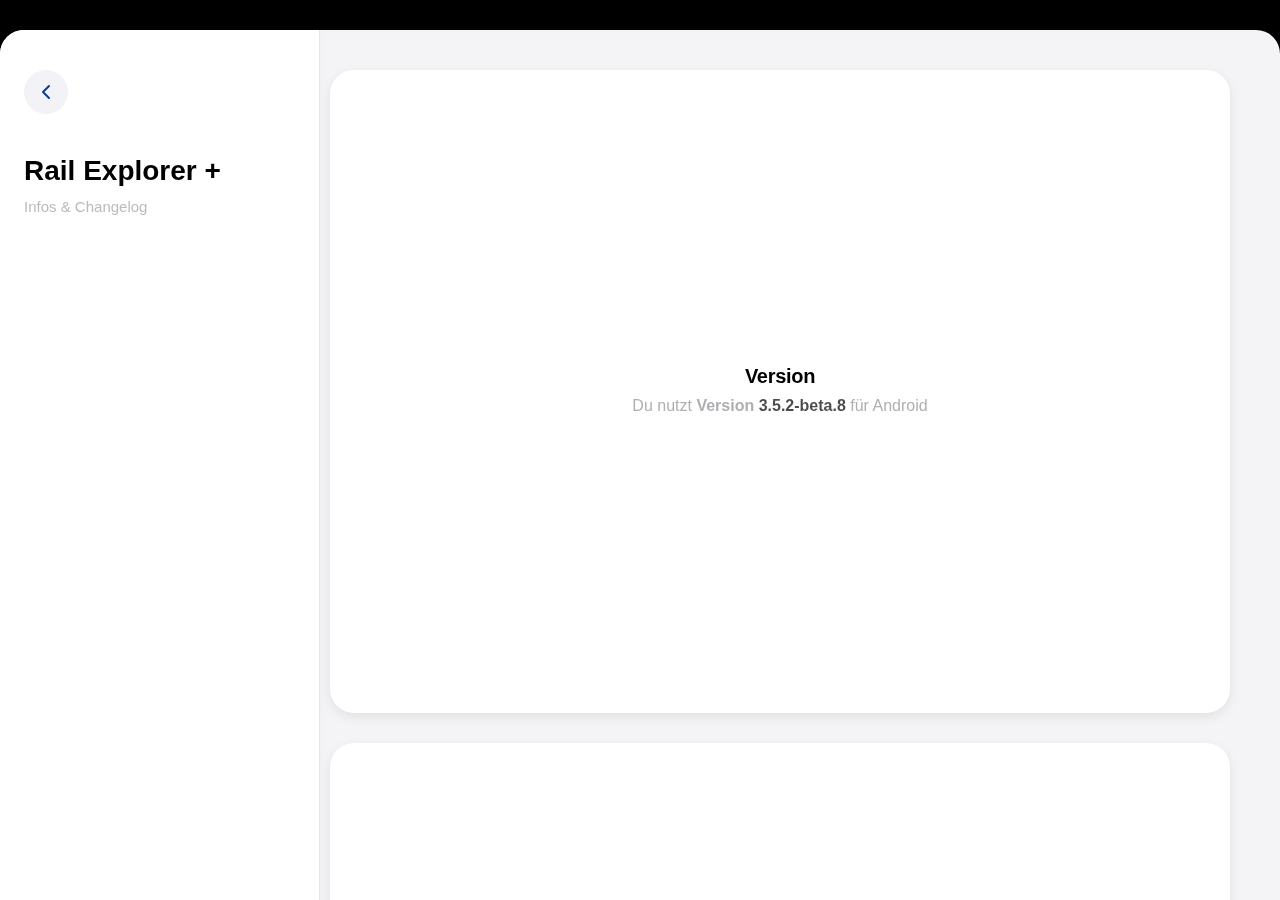
<file: www/changelog.html>
<!DOCTYPE html>
<html lang="de">

<head>
  <meta charset="UTF-8" />
  <meta name="viewport" content="width=device-width, initial-scale=1.0" />
  <meta name="theme-color" content="#000000">
  <meta name="apple-mobile-web-app-status-bar-style" content="black">
  <title>Rail Explorer</title>
  <link rel="stylesheet" href="data/styles/dashboard.css">
  <link rel="stylesheet" href="data/styles/global-theme.css">
</head>

<body class="no-layout-change">

  <div class="app">

    <!-- Header -->
    <header class="header">
      <a href="index.html" class="back-icon">
        <svg xmlns="http://www.w3.org/2000/svg" width="24" height="24" viewBox="0 0 24 24" fill="none" stroke="currentColor" stroke-width="2" stroke-linecap="round" stroke-linejoin="round"><path d="M15 18l-6-6 6-6"/></svg>
      </a>
      <h1>Rail Explorer +</h1>
      <p>Infos &amp; Changelog</p>
    </header>

    <!-- Content -->
    <main class="content">
      <div class="dashboard-grid">
        <div class="card nav-card full-width">
          <h3>Version</h3>
          <p>Du nutzt <strong>Version <span class="app-version"></span></strong> für Android</p>
        </div>

        <div class="card nav-card full-width">
          <h3>Nutzer-Status</h3>
          <p>Du bist <strong>Premium-Member</strong></p>
        </div>

        <div style="display: none;" class="card nav-card full-width">
          <h3>App-Update</h3>
          <p>Du musst nix tun, die App ist immer automatisch auf dem neuesten Stand</p>
        </div>

        <a style="display: none;" href="https://median.co/share/pwxqrdx#apk" class="card nav-card full-width">
          <h3>Android-App</h3>
          <p>Hier kannst du die Android-App herunterladen</p>
        </a>

        <a href="mailto:info@flowwebdesign.de" class="card nav-card full-width">
          <h3>Kontakt</h3>
          <p>Kontaktiere den Entwickler</p>
        </a>
      </div>

    </main>

  </div>

  <script src="data/scripts/theme-manager.js"></script>
</body>

</html>
</file>
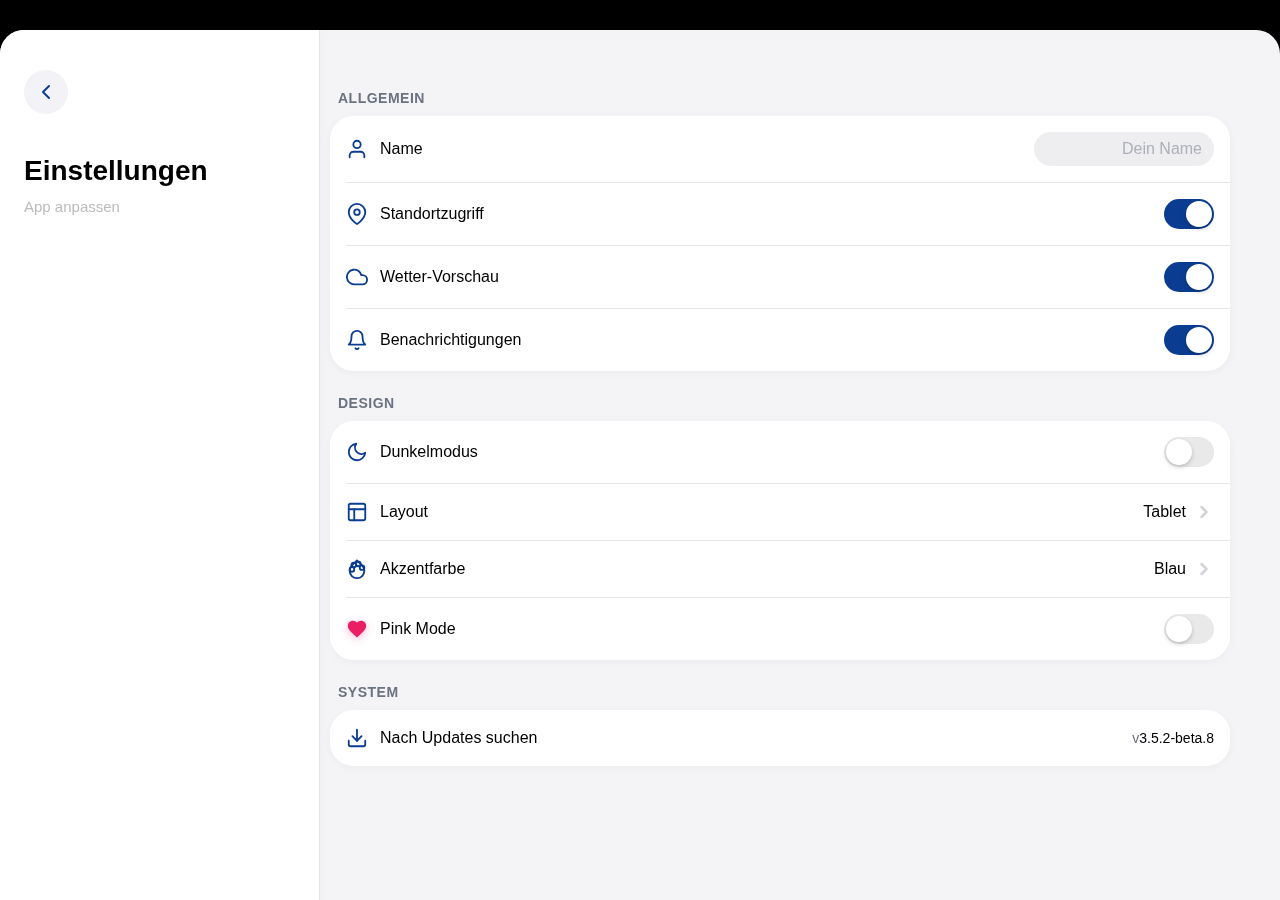
<file: www/settings.html>
<!DOCTYPE html>
<html lang="de">
<head>
    <meta charset="UTF-8">
    <meta name="viewport" content="width=device-width, initial-scale=1.0, viewport-fit=cover">
    <meta name="theme-color" content="#000000">
    <meta name="apple-mobile-web-app-status-bar-style" content="black">
    <title>Einstellungen</title>
    <link rel="stylesheet" href="data/styles/dashboard.css">
    <link rel="stylesheet" href="data/styles/global-theme.css">
    <style>
        /* Modern Settings List Style */
        .settings-group {
            background: var(--card-background);
            border-radius: var(--card-radius);
            overflow: hidden;
            margin-bottom: 24px;
            box-shadow: 0 2px 8px rgba(0,0,0,0.04);
        }
        .settings-item {
            display: flex;
            justify-content: space-between;
            align-items: center;
            padding: 16px;
            background: var(--card-background);
            transition: background-color 0.2s;
            min-height: 56px;
            cursor: default;
        }
        .settings-item.is-button { cursor: pointer; }
        .settings-item.is-button:active { background-color: var(--border-color); }
        
        .settings-divider {
            height: 1px;
            background-color: var(--border-color);
            margin-left: 16px;
        }
        
        .settings-label { font-size: 16px; font-weight: 500; color: var(--text-color); }
        .settings-input {
            border: none; text-align: right;
            font-size: 16px; color: var(--text-color); width: 180px;
            padding: 8px 12px; margin-left: auto; font-family: inherit;
        }
        .settings-input:focus { outline: none; opacity: 0.7; }
        .settings-input::placeholder { color: var(--secondary-text-color); opacity: 0.5; }
        
        .settings-value-row { display: flex; align-items: center; gap: 8px; color: var(--secondary-text-color); font-size: 16px; }
        .chevron { opacity: 0.3; width: 20px; height: 20px; }
        
        /* Icons in Settings */
        .settings-icon { width: 22px; height: 22px; color: var(--accent-color); margin-right: 12px; flex-shrink: 0; }
        .settings-label-wrap { display: flex; align-items: center; flex: 1; }
        
        /* Pink Mode Icon Special */
        .icon-pink { color: #e91e63; filter: drop-shadow(0 2px 4px rgba(233, 30, 99, 0.3)); }

        /* Switch */
        .switch { position: relative; display: inline-block; width: 50px; height: 30px; }
        .switch input { opacity: 0; width: 0; height: 0; }
        .slider { position: absolute; cursor: pointer; top: 0; left: 0; right: 0; bottom: 0; background-color: #e9e9ea; transition: .3s; border-radius: 34px; }
        body.dark-mode .slider { background-color: #39393d; }
        .slider:before { position: absolute; content: ""; height: 26px; width: 26px; left: 2px; bottom: 2px; background-color: white; transition: .3s; border-radius: 50%; box-shadow: 0 2px 4px rgba(0,0,0,0.2); }
        input:checked + .slider { background-color: var(--accent-color); }
        input:checked + .slider:before { transform: translateX(20px); }

        /* Popups */
        .popup-overlay {
            position: fixed; inset: 0; background: rgba(0,0,0,0.4); z-index: 1000;
            opacity: 0; pointer-events: none; transition: opacity 0.3s;
            backdrop-filter: blur(4px);
        }
        .popup-overlay.active { opacity: 1; pointer-events: auto; }
        
        .popup-content {
            position: fixed; left: 50%; bottom: 0; transform: translateX(-50%) translateY(100%);
            width: 100%; max-width: 600px;
            background: var(--card-background);
            border-radius: 24px 24px 0 0;
            padding: 24px; padding-bottom: max(24px, env(safe-area-inset-bottom));
            z-index: 1001; transition: transform 0.3s cubic-bezier(0.1, 0.9, 0.2, 1);
            display: flex; flex-direction: column; gap: 20px;
            max-height: 85vh; overflow-y: auto;
        }
        .popup-overlay.active .popup-content { transform: translateX(-50%) translateY(0); }
        
        .popup-header { display: flex; justify-content: space-between; align-items: center; margin-bottom: 5px; }
        .popup-title { font-size: 20px; font-weight: 700; margin: 0; }
        .popup-close { background: var(--button-secondary-bg); border: none; width: 32px; height: 32px; border-radius: 50%; display: flex; align-items: center; justify-content: center; cursor: pointer; color: var(--text-color); }

        /* Grid for Layout/Accent */
        .selection-grid { display: grid; grid-template-columns: 1fr 1fr; gap: 12px; }
        .selection-item {
            background: var(--background-color); padding: 16px; border-radius: 16px;
            text-align: center; cursor: pointer; border: 2px solid transparent;
            display: flex; flex-direction: column; align-items: center; justify-content: center; gap: 8px;
            font-weight: 600; font-size: 15px;
        }
        .selection-item.active { border-color: var(--accent-color); background: var(--card-background); color: var(--accent-color); box-shadow: 0 4px 12px rgba(0,0,0,0.05); }
        
        .color-dot { width: 32px; height: 32px; border-radius: 50%; display: block; }
        
        h3 { margin: 20px 0 10px 8px; font-size: 14px; text-transform: uppercase; color: var(--secondary-text-color); letter-spacing: 0.5px; }

        @media (max-width: 767px) {
            #btn-tablet { display: none !important; }
        }

        @media (min-width: 768px) {
            .popup-content { 
                bottom: 50%; transform: translate(-50%, 50%) scale(0.95); 
                border-radius: 24px; opacity: 0; pointer-events: none;
            }
            .popup-overlay.active .popup-content { 
                transform: translate(-50%, 50%) scale(1); opacity: 1; pointer-events: auto;
            }
        }
    </style>
</head>
<body class="no-layout-change" style="position: fixed; width: 100%; height: 100%; overflow: hidden; overscroll-behavior: none;">
    <div class="app">
        <header class="header">
            <a href="index.html" class="back-icon">
                <svg xmlns="http://www.w3.org/2000/svg" width="24" height="24" viewBox="0 0 24 24" fill="none" stroke="currentColor" stroke-width="2" stroke-linecap="round" stroke-linejoin="round"><path d="M15 18l-6-6 6-6"/></svg>
            </a>
            <h1>Einstellungen</h1>
            <p>App anpassen</p>
        </header>
        <main class="content">
            
            <h3>Allgemein</h3>
            <div class="settings-group">
                <div class="settings-item">
                    <div class="settings-label-wrap">
                        <svg class="settings-icon" xmlns="http://www.w3.org/2000/svg" viewBox="0 0 24 24" fill="none" stroke="currentColor" stroke-width="2" stroke-linecap="round" stroke-linejoin="round"><path d="M20 21v-2a4 4 0 0 0-4-4H8a4 4 0 0 0-4 4v2"></path><circle cx="12" cy="7" r="4"></circle></svg>
                        <span class="settings-label">Name</span>
                    </div>
                    <input type="text" id="username-input" class="settings-input" placeholder="Dein Name">
                </div>
                <div class="settings-divider"></div>
                <div class="settings-item">
                    <div class="settings-label-wrap">
                        <svg class="settings-icon" xmlns="http://www.w3.org/2000/svg" viewBox="0 0 24 24" fill="none" stroke="currentColor" stroke-width="2" stroke-linecap="round" stroke-linejoin="round"><path d="M21 10c0 7-9 13-9 13s-9-6-9-13a9 9 0 0 1 18 0z"></path><circle cx="12" cy="10" r="3"></circle></svg>
                        <span class="settings-label">Standortzugriff</span>
                    </div>
                    <label class="switch"><input type="checkbox" id="location-toggle"><span class="slider"></span></label>
                </div>
                <div class="settings-divider"></div>
                <div class="settings-item">
                    <div class="settings-label-wrap">
                        <svg class="settings-icon" xmlns="http://www.w3.org/2000/svg" viewBox="0 0 24 24" fill="none" stroke="currentColor" stroke-width="2" stroke-linecap="round" stroke-linejoin="round"><path d="M18 10h-1.26A8 8 0 1 0 9 20h9a5 5 0 0 0 0-10z"></path></svg>
                        <span class="settings-label">Wetter-Vorschau</span>
                    </div>
                    <label class="switch"><input type="checkbox" id="weather-toggle"><span class="slider"></span></label>
                </div>
                <div class="settings-divider"></div>
                <div class="settings-item">
                    <div class="settings-label-wrap">
                        <svg class="settings-icon" xmlns="http://www.w3.org/2000/svg" viewBox="0 0 24 24" fill="none" stroke="currentColor" stroke-width="2" stroke-linecap="round" stroke-linejoin="round"><path d="M18 8A6 6 0 0 0 6 8c0 7-3 9-3 9h18s-3-2-3-9"></path><path d="M13.73 21a2 2 0 0 1-3.46 0"></path></svg>
                        <span class="settings-label">Benachrichtigungen</span>
                    </div>
                    <label class="switch"><input type="checkbox" id="notifications-toggle"><span class="slider"></span></label>
                </div>
            </div>

            <h3>Design</h3>
            <div class="settings-group">
                <div class="settings-item">
                    <div class="settings-label-wrap">
                        <svg class="settings-icon" xmlns="http://www.w3.org/2000/svg" viewBox="0 0 24 24" fill="none" stroke="currentColor" stroke-width="2" stroke-linecap="round" stroke-linejoin="round"><path d="M21 12.79A9 9 0 1 1 11.21 3 7 7 0 0 0 21 12.79z"></path></svg>
                        <span class="settings-label">Dunkelmodus</span>
                    </div>
                    <label class="switch"><input type="checkbox" id="darkmode-toggle"><span class="slider"></span></label>
                </div>
                <div class="settings-divider"></div>
                <div class="settings-item is-button" id="layout-row" onclick="openPopup('layout-popup')">
                    <div class="settings-label-wrap">
                        <svg class="settings-icon" xmlns="http://www.w3.org/2000/svg" viewBox="0 0 24 24" fill="none" stroke="currentColor" stroke-width="2" stroke-linecap="round" stroke-linejoin="round"><rect x="3" y="3" width="18" height="18" rx="2" ry="2"></rect><line x1="3" y1="9" x2="21" y2="9"></line><line x1="9" y1="21" x2="9" y2="9"></line></svg>
                        <span class="settings-label">Layout</span>
                    </div>
                    <div class="settings-value-row">
                        <span id="layout-preview">Standard</span>
                        <svg class="chevron" xmlns="http://www.w3.org/2000/svg" viewBox="0 0 24 24" fill="none" stroke="currentColor" stroke-width="3" stroke-linecap="round" stroke-linejoin="round"><polyline points="9 18 15 12 9 6"></polyline></svg>
                    </div>
                </div>
                <div class="settings-divider" id="accent-divider"></div>
                <div class="settings-item is-button" id="accent-row" onclick="openPopup('accent-popup')">
                    <div class="settings-label-wrap">
                        <svg class="settings-icon" xmlns="http://www.w3.org/2000/svg" viewBox="0 0 24 24" fill="none" stroke="currentColor" stroke-width="2" stroke-linecap="round" stroke-linejoin="round"><circle cx="13.5" cy="6.5" r="2.5"></circle><circle cx="17.5" cy="10.5" r="2.5"></circle><circle cx="8.5" cy="7.5" r="2.5"></circle><circle cx="6.5" cy="12.5" r="2.5"></circle><path d="M12 2.69l5.66 5.66a8 8 0 1 1-11.31 0z"></path></svg>
                        <span class="settings-label">Akzentfarbe</span>
                    </div>
                    <div class="settings-value-row">
                        <span id="accent-preview">Blau</span>
                        <svg class="chevron" xmlns="http://www.w3.org/2000/svg" viewBox="0 0 24 24" fill="none" stroke="currentColor" stroke-width="3" stroke-linecap="round" stroke-linejoin="round"><polyline points="9 18 15 12 9 6"></polyline></svg>
                    </div>
                </div>
                <div class="settings-divider"></div>
                <div class="settings-item">
                    <div class="settings-label-wrap">
                        <svg class="settings-icon icon-pink" xmlns="http://www.w3.org/2000/svg" viewBox="0 0 24 24" fill="currentColor" stroke="none"><path d="M12 21.35l-1.45-1.32C5.4 15.36 2 12.28 2 8.5 2 5.42 4.42 3 7.5 3c1.74 0 3.41.81 4.5 2.09C13.09 3.81 14.76 3 16.5 3 19.58 3 22 5.42 22 8.5c0 3.78-3.4 6.86-8.55 11.54L12 21.35z"/></svg>
                        <span class="settings-label">Pink Mode</span>
                    </div>
                    <label class="switch"><input type="checkbox" id="pinkmode-toggle"><span class="slider"></span></label>
                </div>
            </div>

            <h3>System</h3>
            <div class="settings-group">
                <div style="display: none;" id="launcher-settings-placeholder"></div>
                <div class="settings-item is-button" id="update-check-btn" onclick="checkForOTAUpdates()">
                    <div class="settings-label-wrap">
                        <svg class="settings-icon" xmlns="http://www.w3.org/2000/svg" viewBox="0 0 24 24" fill="none" stroke="currentColor" stroke-width="2" stroke-linecap="round" stroke-linejoin="round"><path d="M21 15v4a2 2 0 0 1-2 2H5a2 2 0 0 1-2-2v-4"></path><polyline points="7 10 12 15 17 10"></polyline><line x1="12" y1="15" x2="12" y2="3"></line></svg>
                        <span class="settings-label">Nach Updates suchen</span>
                    </div>
                    <span style="color: var(--secondary-text-color); font-size: 14px;">v<span class="app-version"></span></span>
                </div>
            </div>

            <!-- Developer Section (Hidden by default) -->
            <h3 style="display: none;" id="dev-header">Entwickler</h3>
            <div class="settings-group" style="display: none;" id="dev-group">
                <div class="settings-item is-button" onclick="showDevConsole()">
                    <div class="settings-label-wrap">
                        <svg class="settings-icon" xmlns="http://www.w3.org/2000/svg" viewBox="0 0 24 24" fill="none" stroke="currentColor" stroke-width="2" stroke-linecap="round" stroke-linejoin="round"><path d="M4 17l6-6-6-6"></path><path d="M12 19h8"></path></svg>
                        <span class="settings-label">Fehlerkonsole</span>
                    </div>
                    <svg class="chevron" xmlns="http://www.w3.org/2000/svg" viewBox="0 0 24 24" fill="none" stroke="currentColor" stroke-width="3" stroke-linecap="round" stroke-linejoin="round"><polyline points="9 18 15 12 9 6"></polyline></svg>
                </div>
                <div class="settings-divider"></div>
                <div class="settings-item is-button" onclick="showLocalStorage()">
                    <div class="settings-label-wrap">
                        <svg class="settings-icon" xmlns="http://www.w3.org/2000/svg" viewBox="0 0 24 24" fill="none" stroke="currentColor" stroke-width="2" stroke-linecap="round" stroke-linejoin="round"><path d="M14 2H6a2 2 0 0 0-2 2v16a2 2 0 0 0 2 2h12a2 2 0 0 0 2-2V8z"></path><polyline points="14 2 14 8 20 8"></polyline><line x1="16" y1="13" x2="8" y2="13"></line><line x1="16" y1="17" x2="8" y2="17"></line><polyline points="10 9 9 9 8 9"></polyline></svg>
                        <span class="settings-label">Speicher inspizieren</span>
                    </div>
                </div>
                <div class="settings-divider"></div>
                <div class="settings-item is-button" onclick="showNotification('Test-Nachricht', 'Das ist eine Benachrichtigung von oben!', null)">
                    <div class="settings-label-wrap">
                        <svg class="settings-icon" xmlns="http://www.w3.org/2000/svg" viewBox="0 0 24 24" fill="none" stroke="currentColor" stroke-width="2" stroke-linecap="round" stroke-linejoin="round"><path d="M18 8A6 6 0 0 0 6 8c0 7-3 9-3 9h18s-3-2-3-9"></path><path d="M13.73 21a2 2 0 0 1-3.46 0"></path></svg>
                        <span class="settings-label">Benachrichtigung testen</span>
                    </div>
                </div>
                <div class="settings-divider"></div>
                <div class="settings-item is-button" onclick="testSplash()">
                    <div class="settings-label-wrap">
                        <svg class="settings-icon" xmlns="http://www.w3.org/2000/svg" viewBox="0 0 24 24" fill="none" stroke="currentColor" stroke-width="2" stroke-linecap="round" stroke-linejoin="round"><polygon points="13 2 3 14 12 14 11 22 21 10 12 10 13 2"></polygon></svg>
                        <span class="settings-label">Splash Screen testen</span>
                    </div>
                </div>
                <div class="settings-divider"></div>
                <div class="settings-item is-button" onclick="simulateUpdate()">
                    <div class="settings-label-wrap">
                        <svg class="settings-icon" xmlns="http://www.w3.org/2000/svg" viewBox="0 0 24 24" fill="none" stroke="currentColor" stroke-width="2" stroke-linecap="round" stroke-linejoin="round"><path d="M21 15v4a2 2 0 0 1-2 2H5a2 2 0 0 1-2-2v-4"></path><polyline points="7 10 12 15 17 10"></polyline><line x1="12" y1="15" x2="12" y2="3"></line></svg>
                        <span class="settings-label">Update simulieren</span>
                    </div>
                </div>
                <div class="settings-divider"></div>
                <div class="settings-item is-button" onclick="showDeviceInfo()">
                    <div class="settings-label-wrap">
                        <svg class="settings-icon" xmlns="http://www.w3.org/2000/svg" viewBox="0 0 24 24" fill="none" stroke="currentColor" stroke-width="2" stroke-linecap="round" stroke-linejoin="round"><rect x="5" y="2" width="14" height="20" rx="2" ry="2"></rect><line x1="12" y1="18" x2="12.01" y2="18"></line></svg>
                        <span class="settings-label">Geräte-Infos</span>
                    </div>
                </div>
                <div class="settings-divider"></div>
                <div class="settings-item is-button" onclick="resetApp()" style="color: #ff3b30;">
                    <div class="settings-label-wrap">
                        <svg class="settings-icon" style="color: #ff3b30;" xmlns="http://www.w3.org/2000/svg" viewBox="0 0 24 24" fill="none" stroke="currentColor" stroke-width="2" stroke-linecap="round" stroke-linejoin="round"><polyline points="3 6 5 6 21 6"></polyline><path d="M19 6v14a2 2 0 0 1-2 2H7a2 2 0 0 1-2-2V6m3 0V4a2 2 0 0 1 2-2h4a2 2 0 0 1 2 2v2"></path></svg>
                        <span class="settings-label">App zurücksetzen</span>
                    </div>
                </div>
                <div class="settings-divider"></div>
                <div class="settings-item is-button" onclick="resetUpdates()" style="color: #ff9500;">
                    <div class="settings-label-wrap">
                        <svg class="settings-icon" style="color: #ff9500;" xmlns="http://www.w3.org/2000/svg" viewBox="0 0 24 24" fill="none" stroke="currentColor" stroke-width="2" stroke-linecap="round" stroke-linejoin="round"><path d="M3 6h18"/><path d="M19 6v14c0 1-1 2-2 2H7c-1 0-2-1-2-2V6"/><path d="M8 6V4c0-1 1-2 2-2h4c1 0 2 1 2 2v2"/></svg>
                        <span class="settings-label">Updates löschen (Speicher)</span>
                    </div>
                </div>
                <div class="settings-divider"></div>
                <div class="settings-item is-button" onclick="setDevMode(false)">
                    <div class="settings-label-wrap">
                        <svg class="settings-icon" xmlns="http://www.w3.org/2000/svg" viewBox="0 0 24 24" fill="none" stroke="currentColor" stroke-width="2" stroke-linecap="round" stroke-linejoin="round"><path d="M17.94 17.94A10.07 10.07 0 0 1 12 20c-7 0-11-8-11-8a18.45 18.45 0 0 1 5.06-5.94M9.9 4.24A9.12 9.12 0 0 1 12 4c7 0 11 8 11 8a18.5 18.5 0 0 1-2.16 3.19m-6.72-1.07a3 3 0 1 1-4.24-4.24"></path><line x1="1" y1="1" x2="23" y2="23"></line></svg>
                        <span class="settings-label">Dev-Modus deaktivieren</span>
                    </div>
                    <svg class="chevron" xmlns="http://www.w3.org/2000/svg" viewBox="0 0 24 24" fill="none" stroke="currentColor" stroke-width="3" stroke-linecap="round" stroke-linejoin="round"><polyline points="9 18 15 12 9 6"></polyline></svg>
                </div>
            </div>
        </main>
    </div>

    <!-- Popups -->
    <div id="popup-overlay" class="popup-overlay"></div>

    <!-- Layout Popup -->
    <div id="layout-popup" class="popup-content">
        <div class="popup-header">
            <h2 class="popup-title">Layout wählen</h2>
            <button class="popup-close" onclick="closeAllPopups()">✕</button>
        </div>
        <div class="selection-grid">
            <div class="selection-item" onclick="selectDesign('standard')" id="btn-standard">Standard</div>
            <div class="selection-item" onclick="selectDesign('list')" id="btn-list">Liste</div>
            <div class="selection-item" onclick="selectDesign('tiles')" id="btn-tiles">Kacheln</div>
            <div class="selection-item" onclick="selectDesign('focus')" id="btn-focus">Fokus</div>
            <div class="selection-item" onclick="selectDesign('glass')" id="btn-glass">Glass</div>
            <div class="selection-item" onclick="selectDesign('bubble')" id="btn-bubble">Bubble</div>
            <div class="selection-item" onclick="selectDesign('3d')" id="btn-3d">3D</div>
            <div class="selection-item" onclick="selectDesign('tablet')" id="btn-tablet" style="grid-column: 1 / -1;">Tablet (Breit)</div>
        </div>
    </div>

    <!-- Accent Popup -->
    <div id="accent-popup" class="popup-content">
        <div class="popup-header">
            <h2 class="popup-title">Akzentfarbe</h2>
            <button class="popup-close" onclick="closeAllPopups()">✕</button>
        </div>
        <div class="selection-grid" style="grid-template-columns: repeat(4, 1fr);">
            <div class="selection-item" onclick="selectAccent('blue')" id="acc-blue"><span class="color-dot" style="background:#0a3d91"></span>Blau</div>
            <div class="selection-item" onclick="selectAccent('red')" id="acc-red"><span class="color-dot" style="background:#ec0016"></span>Rot</div>
            <div class="selection-item" onclick="selectAccent('green')" id="acc-green"><span class="color-dot" style="background:#27ae60"></span>Grün</div>
            <div class="selection-item" onclick="selectAccent('orange')" id="acc-orange"><span class="color-dot" style="background:#e67e22"></span>Orange</div>
            <div class="selection-item" onclick="selectAccent('purple')" id="acc-purple"><span class="color-dot" style="background:#8e44ad"></span>Lila</div>
            <div class="selection-item" onclick="selectAccent('pink')" id="acc-pink"><span class="color-dot" style="background:#e91e63"></span>Pink</div>
            <div class="selection-item" onclick="selectAccent('teal')" id="acc-teal"><span class="color-dot" style="background:#009688"></span>Türkis</div>
            <div class="selection-item" onclick="selectAccent('yellow')" id="acc-yellow"><span class="color-dot" style="background:#fbc02d"></span>Gelb</div>
            <div class="selection-item" onclick="selectAccent('indigo')" id="acc-indigo"><span class="color-dot" style="background:#3f51b5"></span>Indigo</div>
            <div class="selection-item" onclick="selectAccent('brown')" id="acc-brown"><span class="color-dot" style="background:#795548"></span>Braun</div>
        </div>
    </div>

    <!-- Generic Message Popup -->
    <div id="message-popup" class="popup-content" style="max-height: auto;">
        <div class="popup-header">
            <h2 class="popup-title" id="msg-title">Nachricht</h2>
            <button class="popup-close" onclick="closeAllPopups()">✕</button>
        </div>
        <p id="msg-body" style="font-size: 16px; line-height: 1.5; color: var(--text-color); margin: 10px 0 20px 0; white-space: pre-wrap;"></p>
        <div id="msg-actions" style="display: flex; flex-direction: column; gap: 10px;">
            <button id="msg-action-btn" style="width: 100%; padding: 16px; background: var(--accent-color); color: white; border: none; border-radius: 14px; font-weight: 600; font-size: 16px; display: none;">Aktion</button>
            <button id="msg-close-btn" onclick="closeAllPopups()" style="width: 100%; padding: 16px; background: var(--button-secondary-bg); color: var(--text-color); border: none; border-radius: 14px; font-weight: 600; font-size: 16px;">Schließen</button>
        </div>
    </div>

    <script src="data/scripts/theme-manager.js"></script>
    <script>
        const settings = getSettings();
        
        // Helper für sicheren Zugriff (verhindert Abstürze bei fehlenden IDs)
        const setChecked = (id, val) => { const el = document.getElementById(id); if(el) el.checked = val; };
        const setValue = (id, val) => { const el = document.getElementById(id); if(el) el.value = val; };
        const addListener = (id, event, cb) => { const el = document.getElementById(id); if(el) el.addEventListener(event, cb); };

        setChecked('darkmode-toggle', settings.darkMode);
        setChecked('pinkmode-toggle', settings.pinkMode);
        setChecked('location-toggle', settings.locationEnabled);
        setChecked('weather-toggle', settings.weatherEnabled);
        setChecked('notifications-toggle', settings.notificationsEnabled);
        setValue('username-input', settings.username);
        
        // Dev Mode Initial State
        const devHeader = document.getElementById('dev-header');
        const devGroup = document.getElementById('dev-group');
        if (settings.devMode) {
            devHeader.style.display = 'block';
            devGroup.style.display = 'block';
        }
        
        updateActiveBtn(settings.design);
        updateActiveAccent(settings.accent);

        addListener('darkmode-toggle', 'change', (e) => setDarkMode(e.target.checked));
        addListener('pinkmode-toggle', 'change', (e) => setPinkMode(e.target.checked));
        addListener('location-toggle', 'change', (e) => setFeature('location', e.target.checked));
        addListener('weather-toggle', 'change', (e) => setFeature('weather', e.target.checked));
        addListener('notifications-toggle', 'change', (e) => setFeature('notifications', e.target.checked));
        addListener('username-input', 'input', (e) => setUsername(e.target.value));

        // Popup Logic
        const overlay = document.getElementById('popup-overlay');
        
        function openPopup(id) {
            overlay.classList.add('active');
            document.getElementById(id).style.transform = 'translateX(-50%) translateY(0)';
            // Special handling for tablet mode in CSS media query
        }

        function closeAllPopups() {
            overlay.classList.remove('active');
            document.querySelectorAll('.popup-content').forEach(el => {
                el.style.transform = ''; // Reset to CSS default (hidden)
            });
        }

        overlay.addEventListener('click', closeAllPopups);

        // Global Popup Handler for theme-manager.js
        window.showAppPopup = function(title, message, actionText, actionCallback) {
            document.getElementById('msg-title').textContent = title;
            document.getElementById('msg-body').textContent = message;
            
            const actionBtn = document.getElementById('msg-action-btn');
            const closeBtn = document.getElementById('msg-close-btn');
            
            if (actionText && actionCallback) {
                actionBtn.textContent = actionText;
                actionBtn.style.display = 'block';
                actionBtn.onclick = () => { actionCallback(); closeAllPopups(); };
                closeBtn.textContent = 'Abbrechen';
                closeBtn.style.display = 'block';
            } else {
                actionBtn.style.display = 'none';
                closeBtn.textContent = 'OK'; // Fallback zu OK wenn keine Aktion
            }
            openPopup('message-popup');
        };

        function selectDesign(design) { 
            setDesign(design); 
            updateActiveBtn(design); 
            setTimeout(closeAllPopups, 150); // Auto close
        }
        function updateActiveBtn(design) {
            document.querySelectorAll('.selection-item').forEach(b => b.classList.remove('active'));
            const btn = document.getElementById('btn-' + design);
            if(btn) btn.classList.add('active');
            
            // Update Preview Text
            const map = { 'standard': 'Standard', 'list': 'Liste', 'tiles': 'Kacheln', 'focus': 'Fokus', 'tablet': 'Tablet', 'glass': 'Glass', 'bubble': 'Bubble', '3d': '3D' };
            const preview = document.getElementById('layout-preview');
            if(preview) preview.textContent = map[design] || 'Standard';

            // Hide layout/accent selection in pink mode
            const pinkModeOn = getSettings().pinkMode;
            const layoutRow = document.getElementById('layout-row');
            const accentRow = document.getElementById('accent-row');
            const accentDivider = document.getElementById('accent-divider');
            
            if (layoutRow) layoutRow.style.display = pinkModeOn ? 'none' : '';
            if (accentRow) accentRow.style.display = pinkModeOn ? 'none' : '';
            if (accentDivider) accentDivider.style.display = pinkModeOn ? 'none' : '';
        }
        function selectAccent(color) { 
            setAccent(color); 
            updateActiveAccent(color); 
            setTimeout(closeAllPopups, 150); // Auto close
        }
        function updateActiveAccent(color) {
            document.querySelectorAll('.selection-item').forEach(b => b.classList.remove('active'));
            const btn = document.getElementById('acc-' + color);
            if(btn) btn.classList.add('active');
            
            // Update Preview Text
            const map = { 'blue': 'Blau', 'red': 'Rot', 'green': 'Grün', 'orange': 'Orange', 'purple': 'Lila', 'pink': 'Pink', 'teal': 'Türkis', 'yellow': 'Gelb', 'indigo': 'Indigo', 'brown': 'Braun' };
            const preview = document.getElementById('accent-preview');
            if(preview) preview.textContent = map[color] || 'Blau';
        }

        // UI aktualisieren, wenn sich Einstellungen (z.B. durch Pink Mode) ändern
        window.addEventListener('rx-settings-changed', (e) => {
            setChecked('darkmode-toggle', e.detail.darkMode);
            setChecked('pinkmode-toggle', e.detail.pinkMode);
            updateActiveBtn(e.detail.design);
            updateActiveAccent(e.detail.accent);
            
            // Dev Mode Toggle
            if (devHeader && devGroup) {
                const display = e.detail.devMode ? 'block' : 'none';
                devHeader.style.display = display;
                devGroup.style.display = display;
            }
        });

        // Entwicklermodus aktivieren (7x auf "Einstellungen" tippen)
        let devTapCount = 0;
        document.querySelector('.header h1').addEventListener('click', () => {
            devTapCount++;
            if (devTapCount >= 7) {
                devTapCount = 0;
                const newStatus = !getSettings().devMode;
                setDevMode(newStatus);
                if (window.showAppPopup) window.showAppPopup('Entwicklermodus', newStatus ? 'Aktiviert' : 'Deaktiviert');
            }
        });
    </script>
</body>
</html>
</file>
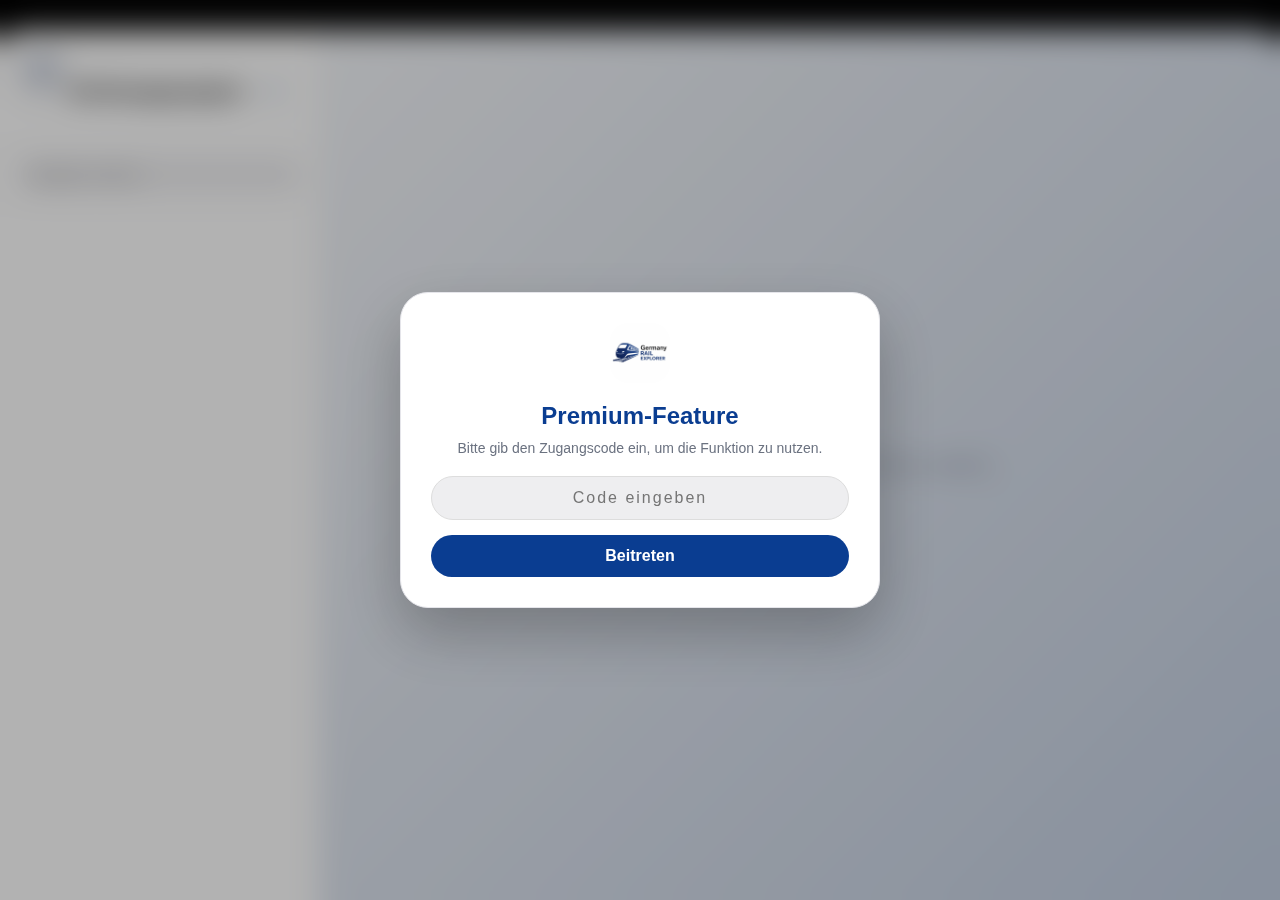
<file: www/sightings.html>
<!DOCTYPE html>
<html lang="de">
<head>
    <meta charset="UTF-8">
    <meta name="viewport" content="width=device-width, initial-scale=1, maximum-scale=1, user-scalable=no, viewport-fit=cover">
    <title>Rail Explorer - Sichtungsgruppe</title>
    <link rel="icon" href="data/images/logos/logo.png" type="image/png">
    <link rel="stylesheet" href="data/styles/sightings.css">
    <link rel="stylesheet" href="data/styles/global-theme.css">
    <meta name="apple-mobile-web-app-capable" content="yes">
    <meta name="apple-mobile-web-app-status-bar-style" content="black-translucent">
    <style>
        /* Auto-growing Textarea Styles */
        #sighting-input {
            resize: none;
            min-height: 44px;
            max-height: 120px;
            padding: 12px 16px;
            line-height: 1.4;
            overflow-y: auto;
        }
    </style>
</head>
<body style="position: fixed; width: 100%; height: 100%; overflow: hidden; overscroll-behavior: none;">

    <!-- Login Overlay für Beta-Test -->
    <div id="login-overlay">
        <div class="login-card">
            <img src="data/images/logos/logo.png" alt="Logo" class="login-logo" style="border-radius: 20px;">
            <h2>Premium-Feature</h2>
            <p>Bitte gib den Zugangscode ein, um die Funktion zu nutzen.</p>
            <input type="text" id="access-code" placeholder="Code eingeben" autocomplete="off">
            <button id="login-btn">Beitreten</button>
            <p id="login-error" style="display:none; color: red; margin-top: 10px; font-size: 14px;">Falscher Code</p>
        </div>
    </div>

    <!-- Custom Popup Overlay -->
    <div id="custom-popup-overlay" class="hidden">
        <div class="popup-card">
            <p id="popup-message"></p>
            <button id="popup-close-btn">OK</button>
        </div>
    </div>

    <!-- Confirm Overlay (Ja/Nein) -->
    <div id="confirm-overlay" class="hidden">
        <div class="popup-card">
            <p id="confirm-message" style="margin-bottom: 20px; font-size: 16px;"></p>
            <div style="display: flex; gap: 10px;">
                <button id="confirm-no-btn" class="btn-secondary">Nein</button>
                <button id="confirm-yes-btn" class="btn-primary">Ja</button>
            </div>
        </div>
    </div>

    <!-- Message Options Overlay (Bottom Sheet) -->
    <div id="message-options-overlay" class="hidden">
        <div class="options-card">
            <div class="msg-preview-header">
                <span id="opt-msg-sender"></span>
                <span id="opt-msg-time"></span>
            </div>
            <div id="opt-msg-text" class="msg-preview-text"></div>
            
            <div class="options-list">
                <button id="opt-btn-reply">Antworten</button>
                <button id="opt-btn-copy">Text kopieren</button>
                <button id="opt-btn-forward">Weiterleiten</button>
                <button id="opt-btn-edit" style="display: none;" class="hidden">Bearbeiten</button>
                <button id="opt-btn-delete" class="hidden" style="color: #ff3b30; display: none;">Löschen</button>
                <button id="opt-btn-cancel">Abbrechen</button>
            </div>
        </div>
    </div>

    <!-- Create Group Overlay -->
    <div id="create-group-overlay" class="hidden">
        <div class="popup-card">
            <h3 style="margin-bottom: 15px;">Neue Gruppe</h3>
            <input type="text" id="new-group-name" placeholder="Gruppenname" style="width: 100%; padding: 12px; margin-bottom: 20px; border: 1px solid #ddd; border-radius: 10px; font-size: 16px;">
            <div style="display: flex; gap: 10px;">
                <button id="cancel-group-btn" class="btn-secondary">Abbrechen</button>
                <button id="confirm-group-btn" class="btn-primary">Erstellen</button>
            </div>
        </div>
    </div>

    <!-- Forward Overlay -->
    <div id="forward-overlay" class="hidden">
        <div class="popup-card" style="max-width: 400px; height: 70vh; display: flex; flex-direction: column; padding: 0;">
            <div style="padding: 15px; border-bottom: 1px solid #eee; display: flex; justify-content: space-between; align-items: center;">
                <h3 style="margin: 0;">Weiterleiten an...</h3>
                <button id="forward-cancel-btn" style="background: none; border: none; font-size: 24px; cursor: pointer;">&times;</button>
            </div>
            <div id="forward-groups-list" style="flex-grow: 1; overflow-y: auto;"></div>
        </div>
    </div>

    <!-- Forward Confirm Overlay -->
    <div id="forward-confirm-overlay" class="hidden">
        <div class="popup-card">
            <h3 style="margin-bottom: 5px;">Nachricht weiterleiten</h3>
            <p id="forward-target-name" style="color: var(--secondary-text-color); margin-bottom: 15px; font-size: 14px;"></p>
            <div id="forward-preview-content" class="reply-quote" style="margin-bottom: 15px; text-align: left; background: #f0f2f5; border-left: 3px solid var(--accent-color);"></div>
            <input type="text" id="forward-comment-input" placeholder="Kommentar hinzufügen (optional)" style="width: 100%; padding: 12px; margin-bottom: 15px; border: 1px solid #ddd; border-radius: 10px; font-size: 16px;">
            <div style="display: flex; gap: 10px;">
                <button id="forward-confirm-cancel" class="btn-secondary">Abbrechen</button>
                <button id="forward-confirm-send" class="btn-primary">Senden</button>
            </div>
        </div>
    </div>

    <div id="main-content">
        
        <!-- Ansicht 1: Gruppenliste -->
        <div id="groups-view">
            <div id="groups-header">
                <a class="back-icon" href="index.html">
                    <svg xmlns="http://www.w3.org/2000/svg" width="28" height="28" viewBox="0 0 24 24" fill="none" stroke="currentColor" stroke-width="2.5" stroke-linecap="round" stroke-linejoin="round"><path d="M15 18l-6-6 6-6"/></svg>
                </a>
                <h1>Sichtungsgruppen</h1>
                <button id="create-group-btn" title="Gruppe erstellen">
                    <svg xmlns="http://www.w3.org/2000/svg" width="24" height="24" viewBox="0 0 24 24" fill="none" stroke="currentColor" stroke-width="2.5" stroke-linecap="round" stroke-linejoin="round"><line x1="12" y1="5" x2="12" y2="19"></line><line x1="5" y1="12" x2="19" y2="12"></line></svg>
                </button>
            </div>
            <div id="groups-search-bar">
                <input type="text" id="group-search-input" placeholder="Gruppen suchen...">
            </div>
            <div id="groups-list">
                <!-- Gruppen werden hier geladen -->
            </div>
        </div>

        <!-- Ansicht 2: Chat (initial versteckt) -->
        <div id="chat-view" class="hidden">
            <div id="chat-header">
                <button id="back-to-groups" class="back-icon" style="background:none; border:none; cursor:pointer;">
                    <svg xmlns="http://www.w3.org/2000/svg" width="28" height="28" viewBox="0 0 24 24" fill="none" stroke="currentColor" stroke-width="2.5" stroke-linecap="round" stroke-linejoin="round"><path d="M15 18l-6-6 6-6"/></svg>
                </button>
                <div class="header-info">
                    <h1 id="chat-title">Lade...</h1>
                    <p id="status-text">Verbinde...</p>
                </div>
                <button id="refresh-btn" style="background:none; border:none; cursor:pointer; color: var(--accent-color); margin-right: 5px;" title="Aktualisieren">
                    <svg xmlns="http://www.w3.org/2000/svg" width="24" height="24" viewBox="0 0 24 24" fill="none" stroke="currentColor" stroke-width="2" stroke-linecap="round" stroke-linejoin="round"><polyline points="23 4 23 10 17 10"></polyline><polyline points="1 20 1 14 7 14"></polyline><path d="M3.51 9a9 9 0 0 1 14.85-3.36L23 10M1 14l4.64 4.36A9 9 0 0 0 20.49 15"></path></svg>
                </button>
                <button id="chat-search-toggle" style="background:none; border:none; cursor:pointer; color: var(--accent-color); margin-right: 5px;">
                    <svg xmlns="http://www.w3.org/2000/svg" width="24" height="24" viewBox="0 0 24 24" fill="none" stroke="currentColor" stroke-width="2" stroke-linecap="round" stroke-linejoin="round"><circle cx="11" cy="11" r="8"></circle><line x1="21" y1="21" x2="16.65" y2="16.65"></line></svg>
                </button>
                <button id="notify-btn" title="Benachrichtigungen aktivieren">
                    <svg xmlns="http://www.w3.org/2000/svg" width="24" height="24" viewBox="0 0 24 24" fill="none" stroke="currentColor" stroke-width="2" stroke-linecap="round" stroke-linejoin="round"><path d="M18 8A6 6 0 0 0 6 8c0 7-3 9-3 9h18s-3-2-3-9"></path><path d="M13.73 21a2 2 0 0 1-3.46 0"></path></svg>
                </button>
            </div>
            <div id="chat-search-bar" class="hidden">
                <input type="text" id="chat-search-input" placeholder="Nachrichten durchsuchen...">
            </div>
            <!-- Filter Bar (Neu) -->
            <div class="filter-scroll-container" id="chat-filters">
                <div class="filter-chip active" data-filter="all">Alle</div>
                <div class="filter-chip" data-filter="ice">ICE/IC</div>
                <div class="filter-chip" data-filter="regio">Regio</div>
                <div class="filter-chip" data-filter="cargo">Güter</div>
                <div class="filter-chip" data-filter="alert">Störung</div>
            </div>
            <div id="chat-messages">
                <!-- Sichtungen werden hier geladen -->
            </div>
            <button id="scroll-bottom-btn" class="hidden">
                <svg xmlns="http://www.w3.org/2000/svg" width="24" height="24" viewBox="0 0 24 24" fill="none" stroke="currentColor" stroke-width="2" stroke-linecap="round" stroke-linejoin="round"><path d="M6 9l6 6 6-6"/></svg>
            </button>
            <div id="user-input-container">
                <div id="reply-preview" class="hidden">
                    <div class="reply-info">
                        <span class="reply-label">Antwort an</span>
                        <span id="reply-preview-sender" class="reply-sender"></span>
                        <span id="reply-preview-timestamp" class="reply-timestamp"></span>
                        <span id="reply-preview-text" class="reply-text-content"></span>
                    </div>
                    <button id="cancel-reply-btn">✕</button>
                </div>
                <div class="input-row">
                    <textarea id="sighting-input" rows="1" placeholder="Nachricht..."></textarea>
                    <button id="send-btn"><svg xmlns="http://www.w3.org/2000/svg" width="24" height="24" viewBox="0 0 24 24" fill="none" stroke="currentColor" stroke-width="2" stroke-linecap="round" stroke-linejoin="round"><line x1="22" y1="2" x2="11" y2="13"></line><polygon points="22 2 15 22 11 13 2 9 22 2"></polygon></svg></button>
                </div>
            </div>
        </div>
    </div>

    <script src="data/scripts/sightings.js"></script>
    <script src="data/scripts/theme-manager.js"></script>
    <script>
        // Filter Logic
        const filterChips = document.querySelectorAll('.filter-chip');
        const messagesContainer = document.getElementById('chat-messages');

        filterChips.forEach(chip => {
            chip.addEventListener('click', () => {
                filterChips.forEach(c => c.classList.remove('active'));
                chip.classList.add('active');
                const filter = chip.dataset.filter;
                
                const msgs = messagesContainer.querySelectorAll('.sighting');
                msgs.forEach(msg => {
                    const text = msg.querySelector('.content').textContent.toLowerCase();
                    let show = true;
                    if (filter === 'ice' && !text.match(/ice|ic|ec/)) show = false;
                    if (filter === 'regio' && !text.match(/re|rb|s-bahn|regional/)) show = false;
                    if (filter === 'cargo' && !text.match(/güter|cargo|lok/)) show = false;
                    if (filter === 'alert' && !text.match(/störung|ausfall|verspätung|notarzt/)) show = false;
                    msg.style.display = show ? 'block' : 'none';
                });
            });
        });

        // Haptisches Feedback
        function vibrate() {
            if ('vibrate' in navigator) {
                navigator.vibrate(50); // 50ms Vibration
            }
        }
        document.getElementById('send-btn')?.addEventListener('click', vibrate);
    </script>
</body>
</html>
</file>
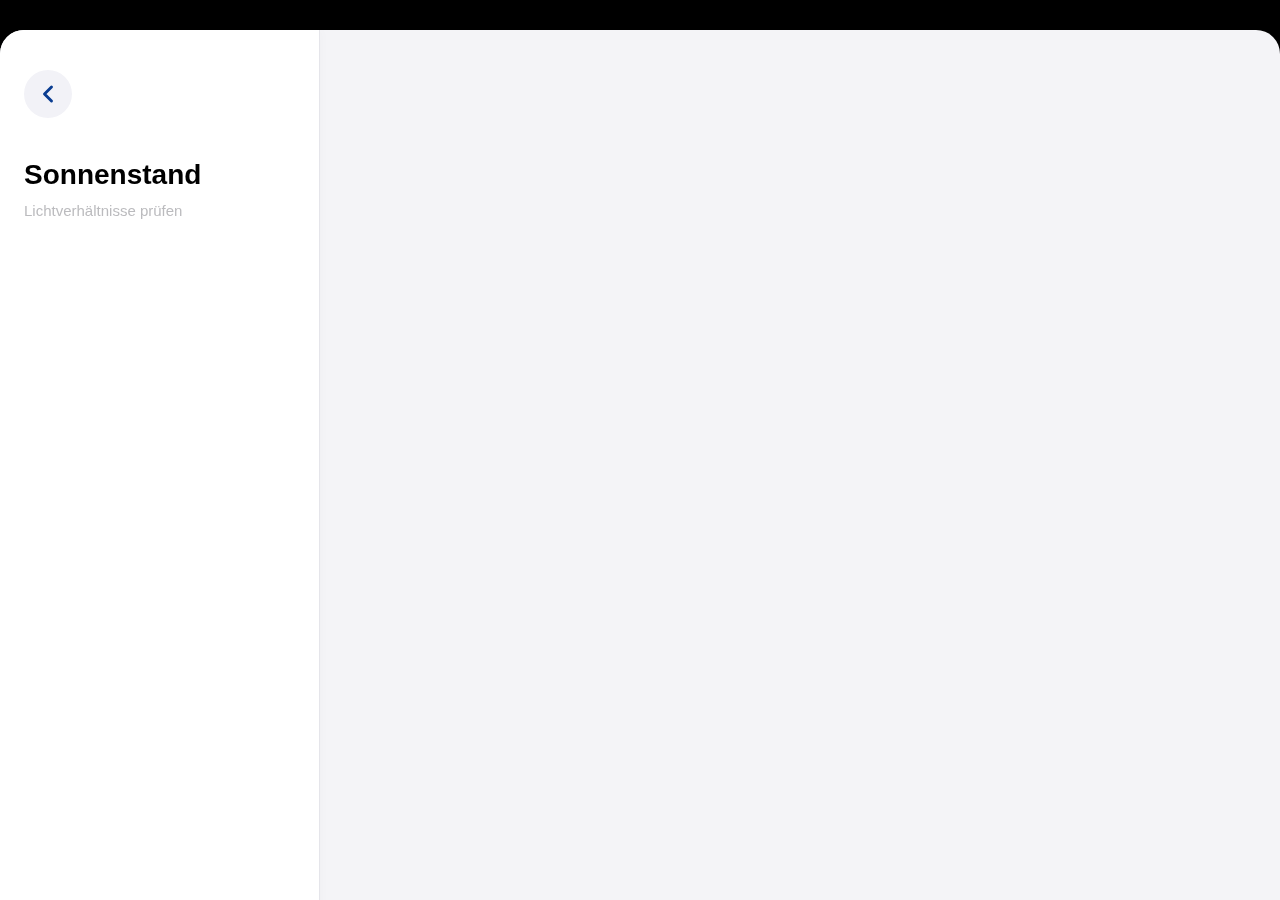
<file: www/sun.html>
<!DOCTYPE html>
<html lang="de">
<head>
    <meta charset="UTF-8">
    <meta name="viewport" content="width=device-width, initial-scale=1.0, viewport-fit=cover">
    <meta name="theme-color" content="#000000">
    <title>Sonnenstand</title>
    <link rel="stylesheet" href="data/styles/dashboard.css">
    <link rel="stylesheet" href="data/styles/global-theme.css">
    <style>
        .sun-detail-box {
            background: var(--background-color);
            padding: 12px;
            border-radius: 12px;
            text-align: center;
        }
        .sun-label { font-size: 11px; color: var(--secondary-text-color); text-transform: uppercase; font-weight: 600; letter-spacing: 0.5px; }
        .sun-time { font-size: 20px; font-weight: 700; margin: 4px 0; color: var(--text-color); }
        .sun-sub { font-size: 11px; opacity: 0.7; color: var(--text-color); }
        
        input[type=range] {
            height: 6px; border-radius: 3px; background: rgba(128,128,128,0.2);
            -webkit-appearance: none; margin: 10px 0;
        }
    </style>
</head>
<body>
    <div class="app">
        <header class="header">
            <a href="index.html" class="back-icon">
                <svg xmlns="http://www.w3.org/2000/svg" width="28" height="28" viewBox="0 0 24 24" fill="none" stroke="currentColor" stroke-width="2.5" stroke-linecap="round" stroke-linejoin="round"><path d="M15 18l-6-6 6-6"/></svg>
            </a>
            <h1>Sonnenstand</h1>
            <p>Lichtverhältnisse prüfen</p>
        </header>

        <main class="content animate-stagger">
            <div class="card" id="sun-widget">
                <div style="display:flex; justify-content:space-between; align-items:center; margin-bottom:15px;">
                    <h3 style="margin:0;">Aktueller Stand</h3>
                    <span id="sun-current-status" style="font-size:12px; font-weight:600; color:var(--accent-color); background:var(--accent-bg); padding:4px 8px; border-radius:8px;">Lade...</span>
                </div>
                
                <!-- Canvas für Sonnenbahn -->
                <div style="position: relative; height: 180px; margin-bottom: 15px; background: linear-gradient(to bottom, var(--background-color), var(--card-background)); border-radius: 16px; overflow: hidden; border: 1px solid var(--border-color);">
                    <canvas id="sun-canvas" style="width: 100%; height: 100%; display:block;"></canvas>
                </div>

                <div style="display: grid; grid-template-columns: 1fr 1fr; gap: 10px;">
                    <div class="sun-detail-box">
                        <div class="sun-label">Aufgang</div>
                        <div class="sun-time" id="sunrise-time">--:--</div>
                        <div class="sun-sub">Blaue Std: <span id="blue-morning">--:--</span></div>
                    </div>
                    <div class="sun-detail-box">
                        <div class="sun-label">Untergang</div>
                        <div class="sun-time" id="sunset-time">--:--</div>
                        <div class="sun-sub">Blaue Std: <span id="blue-evening">--:--</span></div>
                    </div>
                </div>
                
                <div id="golden-hour-box" style="margin-top: 10px; padding: 12px; background: rgba(255, 165, 0, 0.1); border-radius: 12px; border: 1px solid rgba(255, 165, 0, 0.2); display:none;">
                    <div style="font-size: 11px; color: #e67e22; text-transform: uppercase; font-weight: 700; margin-bottom: 6px; display:flex; align-items:center; gap:6px;"><svg xmlns="http://www.w3.org/2000/svg" width="14" height="14" viewBox="0 0 24 24" fill="none" stroke="currentColor" stroke-width="2.5" stroke-linecap="round" stroke-linejoin="round"><circle cx="12" cy="12" r="4"/><path d="M12 2v2"/><path d="M12 20v2"/><path d="m4.93 4.93 1.41 1.41"/><path d="m17.66 17.66 1.41 1.41"/><path d="M2 12h2"/><path d="M20 12h2"/><path d="m6.34 17.66-1.41 1.41"/><path d="m19.07 4.93-1.41 1.41"/></svg> Goldene Stunde (Foto)</div>
                    <div style="display: flex; justify-content: space-between; font-weight: 600; font-size: 14px; color: var(--text-color);">
                        <span id="golden-morning">--:--</span>
                        <span style="opacity:0.3">|</span>
                        <span id="golden-evening">--:--</span>
                    </div>
                </div>

                <!-- Trainspotter Tools -->
                <div style="margin-top: 20px; padding-top: 15px; border-top: 1px solid var(--border-color);">
                    <div style="display:flex; justify-content:space-between; align-items:center; margin-bottom:5px;">
                        <span style="font-size:13px; font-weight:600; display:flex; align-items:center; gap:6px;">
                            <svg xmlns="http://www.w3.org/2000/svg" width="14" height="14" viewBox="0 0 24 24" fill="none" stroke="currentColor" stroke-width="2.5" stroke-linecap="round" stroke-linejoin="round"><circle cx="12" cy="12" r="10"/><polyline points="12 6 12 12 16 14"/></svg>
                            Zeit-Simulation
                        </span>
                        <button id="sim-reset-btn" style="background:var(--button-secondary-bg); border:none; padding:4px 10px; border-radius:8px; font-size:12px; font-weight:600; cursor:pointer; color:var(--text-color);">Jetzt</button>
                    </div>
                    <div style="text-align:center; font-size:24px; font-weight:700; font-variant-numeric:tabular-nums; margin-bottom:5px;" id="sim-time-display">--:--</div>
                    <input type="range" id="sun-slider" min="0" max="1439" value="720" style="width:100%; accent-color:var(--accent-color);">
                    
                    <div style="display:flex; align-items:center; gap:15px; margin-top:15px; background:rgba(128,128,128,0.05); padding:10px; border-radius:12px;">
                        <div style="position:relative; width:60px; height:60px; border-radius:50%; border:2px solid var(--border-color); flex-shrink:0; display:flex; align-items:center; justify-content:center; background:var(--card-background);">
                            <div style="position:absolute; top:2px; font-size:8px; font-weight:bold; color:var(--secondary-text-color);">N</div>
                            <div id="compass-arrow" style="width:100%; height:100%; position:absolute; transition:transform 0.1s linear;">
                                <div style="width:8px; height:8px; background:#ff9500; border-radius:50%; position:absolute; top:-4px; left:50%; transform:translateX(-50%); box-shadow:0 0 5px #ff9500;"></div>
                                <div style="width:2px; height:50%; background:linear-gradient(to top, transparent, #ff9500); position:absolute; top:0; left:50%; transform:translateX(-50%);"></div>
                            </div>
                        </div>
                        <div style="flex:1;">
                            <div style="font-size:11px; text-transform:uppercase; color:var(--secondary-text-color); font-weight:600;">Sonnenrichtung</div>
                            <div id="sun-direction-text" style="font-size:16px; font-weight:600;">--</div>
                            <div id="sun-altitude-text" style="font-size:13px; opacity:0.7;">--</div>
                        </div>
                    </div>
                </div>
            </div>
        </main>
    </div>

    <script src="data/scripts/theme-manager.js"></script>
    <script>
        const SunCalc = (function() {
            const PI = Math.PI, sin = Math.sin, cos = Math.cos, tan = Math.tan, asin = Math.asin, atan = Math.atan2, acos = Math.acos, rad = PI / 180;
            const dayMs = 1000 * 60 * 60 * 24, J1970 = 2440588, J2000 = 2451545;
            function toJulian(date) { return date.valueOf() / dayMs - 0.5 + J1970; }
            function toDays(date) { return toJulian(date) - J2000; }
            function getRightAscension(l, b) { return atan(sin(l) * cos(23.4393 * rad) - tan(b) * sin(23.4393 * rad), cos(l)); }
            function getDeclination(l, b) { return asin(sin(b) * cos(23.4393 * rad) + cos(b) * sin(23.4393 * rad) * sin(l)); }
            function getAzimuth(H, phi, dec) { return atan(sin(H), cos(H) * sin(phi) - tan(dec) * cos(phi)); }
            function getAltitude(H, phi, dec) { return asin(sin(phi) * sin(dec) + cos(phi) * cos(dec) * cos(H)); }
            function getSiderealTime(d, lw) { return rad * (280.16 + 360.9856235 * d) - lw; }
            function getSolarMeanAnomaly(d) { return rad * (357.5291 + 0.98560028 * d); }
            function getEclipticLongitude(M) { const C = rad * (1.9148 * sin(M) + 0.02 * sin(2 * M) + 0.0003 * sin(3 * M)), P = rad * 102.9372; return M + C + P + PI; }
            function getSunCoords(d) { const M = getSolarMeanAnomaly(d), L = getEclipticLongitude(M); return { dec: getDeclination(L, 0), ra: getRightAscension(L, 0) }; }
            
            return {
                getPosition: function(date, lat, lng) {
                    const lw = rad * -lng, phi = rad * lat, d = toDays(date), c = getSunCoords(d), H = getSiderealTime(d, lw) - c.ra;
                    return { azimuth: getAzimuth(H, phi, c.dec), altitude: getAltitude(H, phi, c.dec) };
                },
                getTimes: function(date, lat, lng) {
                    const rad = PI / 180, J0 = 0.0009;
                    function getJulianCycle(d, lw) { return Math.round(d - J0 - lw / (2 * PI)); }
                    function getApproxSolarTransit(Ht, lw, n) { return J0 + (Ht + lw) / (2 * PI) + n; }
                    function getSolarTransitJ(ds, M, L) { return J2000 + ds + 0.0053 * sin(M) - 0.0069 * sin(2 * L); }
                    function getHourAngle(h, phi, dec) { return acos((sin(h) - sin(phi) * sin(dec)) / (cos(phi) * cos(dec))); }
                    
                    const lw = rad * -lng, phi = rad * lat, d = toDays(date), n = getJulianCycle(d, lw), ds = getApproxSolarTransit(0, lw, n), M = getSolarMeanAnomaly(ds), L = getEclipticLongitude(M), dec = getDeclination(L, 0), Jnoon = getSolarTransitJ(ds, M, L);
                    
                    function getTime(h) {
                        const w = getHourAngle(h * rad, phi, dec);
                        if (isNaN(w)) return {}; 
                        const Jset = Jnoon + w / (2 * PI), Jrise = Jnoon - w / (2 * PI);
                        return { rise: new Date((Jrise + 0.5 - J1970) * dayMs), set: new Date((Jset + 0.5 - J1970) * dayMs) };
                    }
                    
                    const times = getTime(-0.833);
                    const golden = getTime(6);
                    const blue = getTime(-6);
                    
                    return {
                        sunrise: times.rise, sunset: times.set,
                        goldenHourMorningEnd: golden.rise, goldenHourEveningStart: golden.set,
                        blueHourMorningStart: blue.rise, blueHourEveningEnd: blue.set
                    };
                }
            };
        })();

        let simulatedTime = null;
        let lastKnownPos = null;

        function updateSunWidget(lat, lon) {
            lastKnownPos = { lat, lon };
            const now = new Date();
            const targetDate = simulatedTime ? simulatedTime : now;
            const times = SunCalc.getTimes(now, lat, lon);
            const pos = SunCalc.getPosition(targetDate, lat, lon);
            const fmt = d => d ? d.toLocaleTimeString([], {hour:'2-digit', minute:'2-digit'}) : '--:--';
            
            document.getElementById('sunrise-time').textContent = fmt(times.sunrise);
            document.getElementById('sunset-time').textContent = fmt(times.sunset);
            document.getElementById('blue-morning').textContent = fmt(times.blueHourMorningStart);
            document.getElementById('blue-evening').textContent = fmt(times.blueHourEveningEnd);
            
            if (times.goldenHourMorningEnd && times.goldenHourEveningStart) {
                document.getElementById('golden-hour-box').style.display = 'block';
                document.getElementById('golden-morning').textContent = `${fmt(times.sunrise)} - ${fmt(times.goldenHourMorningEnd)}`;
                document.getElementById('golden-evening').textContent = `${fmt(times.goldenHourEveningStart)} - ${fmt(times.sunset)}`;
            }

            let status = 'Tag';
            const altDeg = pos.altitude * (180/Math.PI);
            if (altDeg < -18) status = 'Nacht';
            else if (altDeg < -6) status = 'Dämmerung';
            else if (altDeg < 0) status = 'Blaue Stunde';
            else if (altDeg < 6) status = 'Goldene Stunde';
            document.getElementById('sun-current-status').textContent = status;

            const canvas = document.getElementById('sun-canvas');
            const ctx = canvas.getContext('2d');
            const w = canvas.width = canvas.offsetWidth * 2;
            const h = canvas.height = canvas.offsetHeight * 2;
            ctx.clearRect(0, 0, w, h);
            const horizonY = h * 0.75;
            
            ctx.beginPath(); ctx.strokeStyle = 'rgba(255, 165, 0, 0.3)'; ctx.lineWidth = 4; ctx.setLineDash([10, 10]);
            for (let x = 0; x <= w; x+=5) {
                const progress = x / w;
                const y = horizonY - Math.sin(progress * Math.PI) * (h * 0.55);
                if (x===0) ctx.moveTo(x, y); else ctx.lineTo(x, y);
            }
            ctx.stroke(); ctx.setLineDash([]);

            const dayDuration = times.sunset - times.sunrise;
            const timeSinceRise = targetDate - times.sunrise;
            let sunProgress = timeSinceRise / dayDuration;
            if (sunProgress < 0) sunProgress = 0; if (sunProgress > 1) sunProgress = 1;
            const sunX = w * 0.1 + (sunProgress * w * 0.8);
            const sunY = horizonY - Math.sin(sunProgress * Math.PI) * (h * 0.55);

            if (altDeg > -6) {
                ctx.beginPath(); ctx.fillStyle = '#ff9500'; ctx.shadowColor = '#ff9500'; ctx.shadowBlur = 20;
                ctx.arc(sunX, sunY, 12, 0, Math.PI * 2); ctx.fill(); ctx.shadowBlur = 0;
            }
            ctx.beginPath(); ctx.strokeStyle = 'rgba(128,128,128,0.3)'; ctx.lineWidth = 2; ctx.moveTo(0, horizonY); ctx.lineTo(w, horizonY); ctx.stroke();

            const azimuthDeg = (pos.azimuth * (180/Math.PI)) + 180;
            const compassArrow = document.getElementById('compass-arrow');
            if(compassArrow) compassArrow.style.transform = `rotate(${azimuthDeg}deg)`;

            const dirs = ['N', 'NO', 'O', 'SO', 'S', 'SW', 'W', 'NW', 'N'];
            const dirIndex = Math.round(azimuthDeg / 45) % 8;
            document.getElementById('sun-direction-text').textContent = `${dirs[dirIndex]} (${Math.round(azimuthDeg)}°)`;

            let shadowText = "Kein Licht";
            if (altDeg > 0) {
                if (altDeg < 15) shadowText = "Weiches Licht";
                else if (altDeg < 45) shadowText = "Mittlere Schatten";
                else shadowText = "Hartes Licht";
            }
            document.getElementById('sun-altitude-text').textContent = `Höhe: ${Math.round(altDeg)}° • ${shadowText}`;

            const slider = document.getElementById('sun-slider');
            if (!simulatedTime && slider) {
                slider.value = targetDate.getHours() * 60 + targetDate.getMinutes();
                document.getElementById('sim-time-display').textContent = fmt(targetDate);
            } else if (simulatedTime) {
                document.getElementById('sim-time-display').textContent = fmt(targetDate);
            }
        }

        document.getElementById('sun-slider').addEventListener('input', (e) => {
            const min = parseInt(e.target.value);
            const d = new Date(); d.setHours(Math.floor(min/60), min%60, 0, 0);
            simulatedTime = d;
            if(lastKnownPos) updateSunWidget(lastKnownPos.lat, lastKnownPos.lon);
        });
        document.getElementById('sim-reset-btn').addEventListener('click', () => {
            simulatedTime = null;
            if(lastKnownPos) updateSunWidget(lastKnownPos.lat, lastKnownPos.lon);
        });

        if (window.rxGetPosition) {
            window.rxGetPosition().then(pos => updateSunWidget(pos.coords.latitude, pos.coords.longitude));
        } else {
            navigator.geolocation.getCurrentPosition(pos => updateSunWidget(pos.coords.latitude, pos.coords.longitude));
        }
    </script>
</body>
</html>
</file>
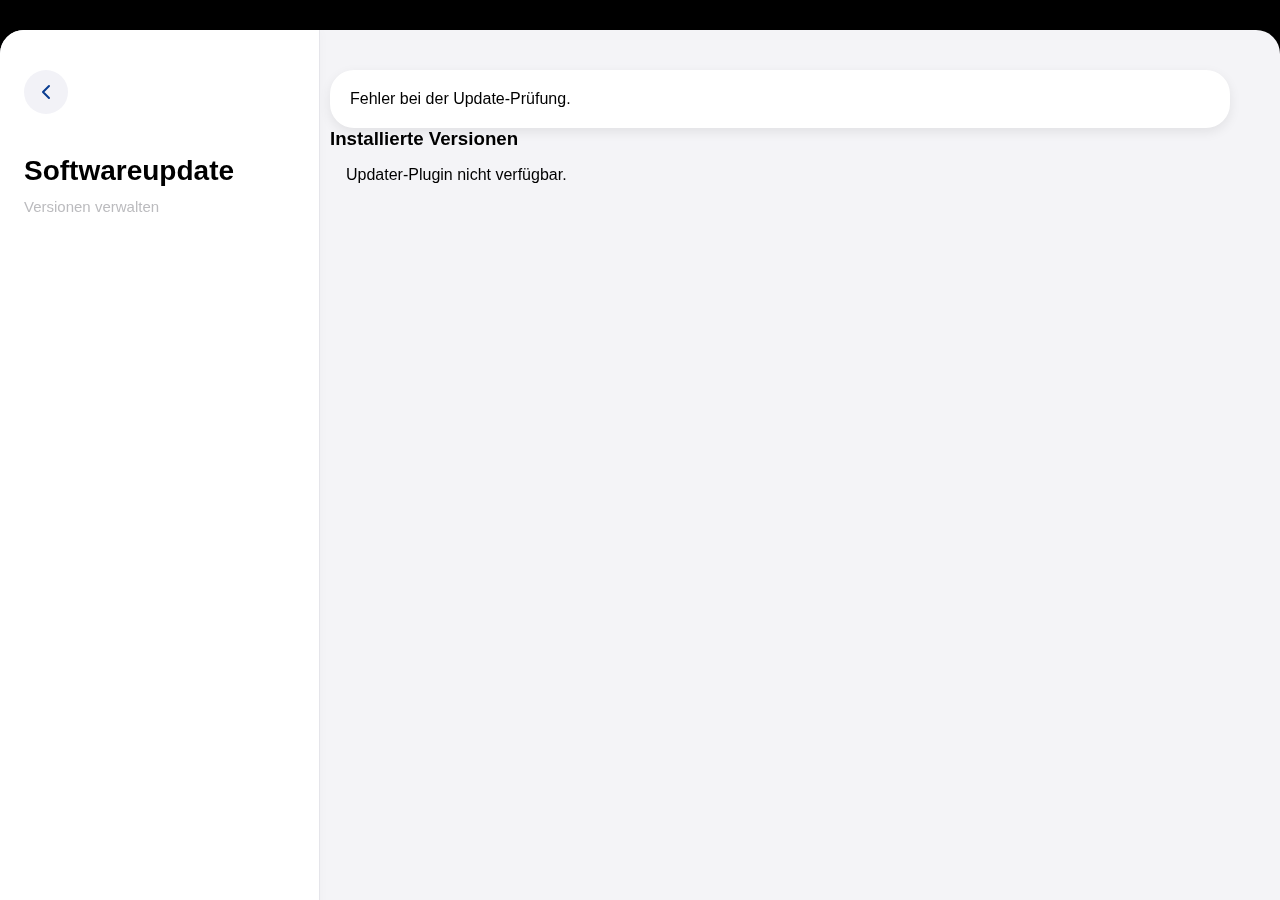
<file: www/updater.html>
<!DOCTYPE html>
<html lang="de">
<head>
    <meta charset="UTF-8">
    <meta name="viewport" content="width=device-width, initial-scale=1.0, viewport-fit=cover">
    <meta name="theme-color" content="#000000">
    <meta name="apple-mobile-web-app-status-bar-style" content="black">
    <title>Softwareupdate</title>
    <link rel="stylesheet" href="data/styles/dashboard.css">
    <link rel="stylesheet" href="data/styles/global-theme.css">
    <style>
        .update-card {
            border: 2px solid var(--accent-color);
            padding: 24px;
            margin-bottom: 30px;
        }
        .update-card h2 {
            font-size: 20px;
            margin-bottom: 8px;
        }
        .update-card .version-tag {
            background: var(--accent-bg);
            color: var(--accent-color);
            padding: 4px 10px;
            border-radius: 8px;
            font-weight: bold;
            display: inline-block;
            margin-bottom: 16px;
        }
        .update-card .changelog {
            background: var(--background-color);
            padding: 15px;
            border-radius: 12px;
            margin-bottom: 20px;
            white-space: pre-wrap;
            font-family: monospace;
            font-size: 13px;
            max-height: 150px;
            overflow-y: auto;
        }
        .update-card button {
            width: 100%;
            padding: 16px;
        }
        .version-item {
            display: flex;
            align-items: center;
            justify-content: space-between;
            padding: 16px;
            border-bottom: 1px solid var(--border-color);
        }
        .version-item:last-child { border-bottom: none; }
        .version-info {
            font-weight: 500;
        }
        .version-info .current-tag {
            font-size: 12px;
            color: var(--secondary-text-color);
            margin-left: 8px;
        }
        .version-actions button {
            padding: 6px 14px;
            font-size: 14px;
        }
    </style>
</head>
<body class="no-layout-change">
    <div class="app">
        <header class="header">
            <a href="settings.html" class="back-icon">
                <svg xmlns="http://www.w3.org/2000/svg" width="24" height="24" viewBox="0 0 24 24" fill="none" stroke="currentColor" stroke-width="2" stroke-linecap="round" stroke-linejoin="round"><path d="M15 18l-6-6 6-6"/></svg>
            </a>
            <h1>Softwareupdate</h1>
            <p>Versionen verwalten</p>
        </header>
        <main class="content">

            <!-- New Update Section -->
            <div id="new-update-section" class="card update-card" style="display: none;">
                <h2>Neues Update verfügbar</h2>
                <p class="version-tag" id="new-version-number"></p>
                <div class="changelog" id="new-version-changelog"></div>
                <button id="install-update-btn" class="btn-primary">Laden & Installieren</button>
            </div>

            <!-- Status/Info Section -->
            <div id="update-status-card" class="card">
                <p id="update-status-text">Prüfe auf Updates...</p>
            </div>

            <!-- Installed Versions Section -->
            <h3>Installierte Versionen</h3>
            <div id="installed-versions-list" class="settings-group">
                <!-- JS populates this -->
            </div>
        </main>
    </div>

    <script src="data/scripts/theme-manager.js"></script>
    <script>
        document.addEventListener('DOMContentLoaded', async () => {
            const newUpdateSection = document.getElementById('new-update-section');
            const statusCard = document.getElementById('update-status-card');
            const statusText = document.getElementById('update-status-text');
            const installedList = document.getElementById('installed-versions-list');
            const installBtn = document.getElementById('install-update-btn');

            const CapacitorUpdater = window.getCapacitorUpdater();
            let newUpdateData = null;

            async function renderInstalledVersions() {
                installedList.innerHTML = '<div class="version-item">Lade Versionen...</div>';
                if (!CapacitorUpdater) {
                    installedList.innerHTML = '<div class="version-item">Updater-Plugin nicht verfügbar.</div>';
                    return;
                }
                try {
                    const list = await CapacitorUpdater.list();
                    const current = await CapacitorUpdater.current();
                    installedList.innerHTML = '';

                    const originalVersionItem = document.createElement('div');
                    originalVersionItem.className = 'version-item';
                    originalVersionItem.innerHTML = `
                        <div class="version-info">
                            Original-Version <span class="app-version"></span>
                            ${!current.id ? '<span class="current-tag">(Aktiv)</span>' : ''}
                        </div>
                        <div class="version-actions">
                            ${current.id ? '<button class="btn-secondary">Aktivieren</button>' : ''}
                        </div>
                    `;
                    if (current.id) {
                        originalVersionItem.querySelector('button').onclick = async () => {
                            await CapacitorUpdater.reset();
                            window.location.reload();
                        };
                    }
                    installedList.appendChild(originalVersionItem);

                    if (!list.versions || list.versions.length === 0) return;

                    list.versions.forEach(v => {
                        const isActive = v.id === current.id;
                        const item = document.createElement('div');
                        item.className = 'version-item';
                        item.innerHTML = `
                            <div class="version-info">
                                Version ${v.version}
                                ${isActive ? '<span class="current-tag">(Aktiv)</span>' : ''}
                            </div>
                            <div class="version-actions">
                                ${!isActive ? '<button class="btn-secondary">Aktivieren</button>' : ''}
                            </div>
                        `;
                        if (!isActive) {
                            item.querySelector('button').onclick = async () => {
                                item.querySelector('button').textContent = 'Aktiviere...';
                                await CapacitorUpdater.set(v);
                                window.location.reload();
                            };
                        }
                        installedList.appendChild(item);
                    });
                } catch (e) {
                    installedList.innerHTML = `<div class="version-item" style="color: #ff3b30;">Fehler: ${e.message}</div>`;
                }
            }

            async function checkForNewUpdate() {
                try {
                    const updateData = await window.getUpdateInfo();
                    if (updateData) {
                        newUpdateData = updateData;
                        document.getElementById('new-version-number').textContent = `Version ${updateData.version}`;
                        document.getElementById('new-version-changelog').textContent = updateData.changelog || 'Keine Informationen verfügbar.';
                        newUpdateSection.style.display = 'block';
                        statusCard.style.display = 'none';
                    } else {
                        statusText.textContent = 'Deine App ist auf dem neuesten Stand.';
                    }
                } catch (e) {
                    statusText.textContent = 'Fehler bei der Update-Prüfung.';
                }
            }

            installBtn.addEventListener('click', () => {
                if (newUpdateData) {
                    // Wir rufen die globale Funktion auf, die die UI-Updates (Benachrichtigung etc.) handhabt
                    window.checkForOTAUpdates(false, newUpdateData);
                }
            });

            renderInstalledVersions();
            checkForNewUpdate();
        });
    </script>
</body>
</html>
</file>
<file: www/data/styles/dashboard.css>
:root {
    --bg-color: #f2f2f7; /* iOS System Gray */
    --text-color: #000000;
    --card-bg: #ffffff;
    --accent-color: #0a3d91;
    --text-secondary: #8e8e93; /* iOS Secondary Label */
    --shadow: 0 4px 12px rgba(0, 0, 0, 0.08);
}

* {
    box-sizing: border-box;
    margin: 0;
    padding: 0;
}

html, body {
    height: 100%;
    overflow: hidden;
}

body {
    font-family: -apple-system, BlinkMacSystemFont, "Inter", sans-serif;
    background-color: #000000; /* Statusbar Hintergrund */
    color: var(--text-color);
    -webkit-font-smoothing: antialiased;
}

.app {
    display: flex;
    flex-direction: column;
    height: calc(100% - 30px); /* Platz für Statusbar lassen */
    margin-top: 30px; /* Statusbar Höhe */
    border-radius: 24px 24px 0 0; /* Abrundung oben */
    background-color: var(--bg-color);
    overflow: hidden; /* Verhindert, dass der Container den Body aufspannt */
}

/* Header */
.header {
    padding: 20px 24px 16px;
    background: var(--bg-color);
    position: relative;
    padding-top: 20px;
}

.header h1 {
    font-size: 34px;
    font-weight: 700;
    color: var(--text-color);
    margin-bottom: 8px;
}

.header p {
    font-size: 14px;
    color: var(--text-secondary);
    line-height: 1.4;
}

.info-icon {
    position: absolute;
    top: 40px;
    right: 20px;
    color: var(--text-secondary);
    padding: 8px;
    background: #e5e5ea; /* iOS Gray */
    border-radius: 50%;
    display: flex;
    align-items: center;
    justify-content: center;
}

.back-icon {
    display: flex;
    align-items: center;
    color: var(--accent-color);
    margin-bottom: 10px;
    width: fit-content;
}

/* Content Grid */
.content {
    padding: 24px;
    flex: 1;
    overflow-y: auto;
    -webkit-overflow-scrolling: touch;
}

.dashboard-grid {
    display: grid;
    grid-template-columns: 1fr 1fr;
    gap: 20px;
    max-width: 600px;
    margin: 0 auto;
}

/* Cards */
.card {
    background: var(--card-bg);
    border-radius: 18px;
    padding: 20px;
    box-shadow: var(--shadow);
    text-decoration: none;
    color: inherit;
    transition: transform 0.1s, box-shadow 0.1s;
    display: flex;
    flex-direction: column;
    position: relative;
    overflow: hidden;
}

.card:active {
    transform: scale(0.98);
    box-shadow: 0 1px 4px rgba(0,0,0,0.05);
}

.full-width {
    grid-column: 1 / -1;
}

/* Weather Card Specifics */
.weather-card {
    background: linear-gradient(135deg, #0a3d91, #00215B);
    color: white;
}

.weather-card h2 {
    font-size: 14px;
    opacity: 0.8;
    margin-bottom: 10px;
    font-weight: 500;
}

.weather-widget {
    display: flex;
    align-items: center;
    gap: 15px;
}

.weather-widget i {
    font-size: 32px;
}

.weather-info {
    display: flex;
    flex-direction: column;
}

.weather-temp {
    font-size: 24px;
    font-weight: 700;
}

.weather-text {
    font-size: 13px;
    opacity: 0.9;
}

/* Nav Cards */
.nav-card .icon-box {
    width: 40px;
    height: 40px;
    background: var(--accent-bg);
    color: var(--accent-color);
    border-radius: 10px;
    display: flex;
    align-items: center;
    justify-content: center;
    margin-bottom: 12px;
}

.nav-card h3 {
    font-size: 15px;
    font-weight: 500;
    margin-bottom: 4px;
}

.nav-card p {
    font-size: 12px;
    color: var(--text-secondary);
}
</file>
<file: www/data/styles/global-theme.css>
/* Global Theme Variables & Overrides */
* {
    -webkit-tap-highlight-color: transparent !important;
}

:root {
    /* Default Colors (Blue / Rail Explorer) */
    --accent-color: #0a3d91;
    --background-color: #f2f2f7;
    --card-background: #ffffff;
    --text-color: #000000;
    --secondary-text-color: #6b7280;
    --border-color: #e5e5ea;
    --button-secondary-bg: #e4e6eb;
    --button-secondary-text: #000000;
}

/* Dark Mode */
body.dark-mode {
    --background-color: #000000;
    --bg-color: #000000; /* Fix für Header Hintergrund in dashboard.css */
    --card-background: #1c1c1e; /* iOS secondary system background */
    --text-color: #f5f5f7; /* Softeres Weiß, iOS-ähnlich */
    --secondary-text-color: #8d8d92; /* iOS secondary label color */
    --border-color: #38383a;
    --button-secondary-bg: #2c2c2e;
    --button-secondary-text: #ffffff;
    background-image: none !important; /* Hintergrundbild entfernen im Dark Mode */

    /* Overrides für Sichtungen (sightings.css) */
    --own-msg-bg: var(--accent-color);
    --other-msg-bg: #2c2c2e; /* iOS tertiary system background */
}

/* Dark Mode Overrides für spezifische Elemente */
body.dark-mode #chat-view { /* Gilt für sightings.html */
    background-image: none !important;
    background-color: var(--background-color) !important;
}

body.dark-mode #reply-preview,
body.dark-mode .options-card,
body.dark-mode .login-card {
    background-color: #1c1c1e !important;
}
body.dark-mode .options-list button {
    background: #2c2c2e !important;
}
body.dark-mode #chat-header {
    background-color: var(--card-background) !important;
    border-bottom-color: var(--border-color) !important;
}

/* Dark Mode Fixes für Listen und Tabellen (Finder, Main) */
body.dark-mode li,
body.dark-mode .group-item,
body.dark-mode .autocomplete-list,
body.dark-mode .eingabe,
body.dark-mode .ergebnis,
body.dark-mode .hinweis {
    background-color: var(--card-background) !important;
    color: var(--text-color) !important;
    border-color: var(--border-color) !important;
}

body.dark-mode .autocomplete-item:hover,
body.dark-mode li:active,
body.dark-mode .group-item:active {
    background-color: var(--border-color) !important;
}

/* Force apply variables to standard elements */
body {
    background-color: #000000;
    color: var(--text-color);
    transition: background-color 0.3s, color 0.3s;
}

.card, .nav-card, .popup-card, .options-card {
    background-color: var(--card-background) !important;
    color: var(--text-color) !important;
}

h1, h2, h3, h4, h5, h6, p, span, .ref, a {
    color: var(--text-color);
}

.secondary, .ref, .group-time, .group-preview, #status {
    color: var(--secondary-text-color) !important;
}

/* Weather Card Text Color Override */
.weather-card, .weather-card * {
    color: white !important;
}

/* Inputs */
input, select, textarea {
    background: rgba(118, 118, 128, 0.12) !important;
    color: var(--text-color) !important;
}

body.dark-mode input, 
body.dark-mode select {
    background: rgba(118, 118, 128, 0.24) !important;
}

/* Spezifische Input Overrides für Dark Mode */
body.dark-mode #sighting-input,
body.dark-mode #group-search-input,
body.dark-mode #chat-search-input,
body.dark-mode #user-input /* für ki-mode.css */ {
    background-color: #2c2c2e !important;
    border-color: transparent !important;
}
body.dark-mode .home-btn { /* für ki-mode.css */
    background-color: rgba(28, 28, 30, 0.8) !important;
}

/* =========================================
   AKZENTFARBEN
   ========================================= */
/* Definition von --accent-bg für transparente Hintergründe */
:root { --accent-bg: rgba(10, 61, 145, 0.15); }

body.accent-blue { --accent-color: #0a3d91; --accent-bg: rgba(10, 61, 145, 0.15); }
body.accent-red { --accent-color: #ec0016; --accent-bg: rgba(236, 0, 22, 0.15); } /* DB Rot */
body.accent-green { --accent-color: #27ae60; --accent-bg: rgba(39, 174, 96, 0.15); } /* Flixtrain Grün */
body.accent-orange { --accent-color: #e67e22; --accent-bg: rgba(230, 126, 34, 0.15); }
body.accent-purple { --accent-color: #8e44ad; --accent-bg: rgba(142, 68, 173, 0.15); }
body.accent-pink { --accent-color: #e91e63; --accent-bg: rgba(233, 30, 99, 0.15); }
body.accent-teal { --accent-color: #009688; --accent-bg: rgba(0, 150, 136, 0.15); }
body.accent-yellow { --accent-color: #fbc02d; --accent-bg: rgba(251, 192, 45, 0.15); }
body.accent-indigo { --accent-color: #3f51b5; --accent-bg: rgba(63, 81, 181, 0.15); }
body.accent-brown { --accent-color: #795548; --accent-bg: rgba(121, 85, 72, 0.15); }

/* Begrüßungs-Overlay */
#greeting-overlay {
    position: fixed;
    inset: 0;
    background: var(--background-color);
    z-index: 9999;
    display: flex;
    align-items: center;
    justify-content: center;
    transition: opacity 0.6s ease-out, visibility 0.6s;
}

/* =========================================
   LAYOUT DESIGNS (Anordnungen)
   ========================================= */

/* Global Radius Variable (Default) */
:root {
    --card-radius: 18px;
}

/* Apply radius globally */
.card, .nav-card, .weather-card, input, select, button, .popup-card {
    border-radius: var(--card-radius) !important;
}

/* 1. Standard (Grid 2 Spalten) */
body.design-standard {
    --card-radius: 18px;
}

/* MEHR AKZENTFARBE für nicht-standard Layouts */
body:not(.design-standard) .nav-card .icon-box {
    background-color: var(--accent-color) !important;
    color: #ffffff !important;
    box-shadow: 0 4px 12px var(--accent-bg);
}

/* 2. Liste (1 Spalte, kompakt) */
body.design-list {
    --card-radius: 12px;
}
body.design-list .dashboard-grid {
    grid-template-columns: 1fr !important;
    gap: 10px !important;
}
body.design-list .nav-card {
    flex-direction: row;
    align-items: center;
    text-align: left;
    padding: 15px;
    min-height: auto;
}
body.design-list .nav-card .icon-box {
    margin-bottom: 0;
    margin-right: 15px;
    width: 32px; height: 32px;
}
body.design-list .nav-card p {
    display: none; /* Beschreibung ausblenden für kompakte Liste */
}

/* 3. Kacheln (3 Spalten, minimalistisch) */
body.design-tiles {
    --card-radius: 12px;
}
body.design-tiles .dashboard-grid {
    grid-template-columns: repeat(3, 1fr) !important;
    gap: 8px !important;
}
body.design-tiles .nav-card {
    padding: 10px;
    aspect-ratio: 1;
    justify-content: center;
    align-items: center;
}
body.design-tiles .nav-card .icon-box {
    margin-bottom: 5px;
    background: transparent;
    width: auto; height: auto;
}
body.design-tiles .nav-card h3 {
    font-size: 11px;
    text-align: center;
    margin: 0;
}
body.design-tiles .nav-card p {
    display: none;
}
body.design-tiles .weather-card {
    grid-column: 1 / -1; /* Wetter bleibt volle Breite */
    aspect-ratio: auto;
}

/* 4. Fokus (Große Karten) */
body.design-focus {
    --card-radius: 24px;
}
body.design-focus .dashboard-grid {
    grid-template-columns: 1fr !important;
    gap: 24px !important;
}
body.design-focus .nav-card {
    padding: 30px;
    align-items: center;
    text-align: center;
}
body.design-focus .nav-card h3 {
    font-size: 22px;
    margin-bottom: 8px;
}
body.design-focus .nav-card .icon-box {
    width: 50px; height: 50px;
    margin-bottom: 15px;
}

/* 6. Glass Theme (Glassmorphism) */
body.design-glass {
    --card-radius: 24px;
    --background-color: transparent; /* Damit Gradient durchscheint */
    --card-background: rgba(255, 255, 255, 0.6);
    --border-color: rgba(255, 255, 255, 0.4);
}
body.design-glass .app {
    background: linear-gradient(135deg, #a8edea 0%, #fed6e3 100%);
    background-attachment: fixed;
    background-size: cover;
}
body.design-glass.dark-mode .app {
    background: linear-gradient(135deg, #232526 0%, #414345 100%);
}
body.design-glass.dark-mode {
    --card-background: rgba(30, 30, 30, 0.6);
    --border-color: rgba(255, 255, 255, 0.1);
}
body.design-glass .card, 
body.design-glass .nav-card, 
body.design-glass .popup-card,
body.design-glass .settings-group,
body.design-glass .weather-main-card,
body.design-glass #popup,
body.design-glass #mode-popup,
body.design-glass .control-center-grid,
body.design-glass .search-overlay,
body.design-glass .header,
body.design-glass .popup-content,
body.design-glass .options-card,
body.design-glass .login-card {
    background-color: var(--card-background) !important;
    backdrop-filter: blur(16px) !important;
    -webkit-backdrop-filter: blur(16px) !important;
    border: 1px solid var(--border-color);
    box-shadow: 0 8px 32px 0 rgba(31, 38, 135, 0.15);
}

/* Glass Header Special */
body.design-glass .header {
    background-color: rgba(255, 255, 255, 0.3) !important;
    border-bottom: 1px solid var(--border-color);
    border-radius: 0 0 var(--card-radius) var(--card-radius);
    margin-bottom: 10px;
}
body.design-glass.dark-mode .header {
    background-color: rgba(0, 0, 0, 0.3) !important;
}

/* Glass Inputs */
body.design-glass input, 
body.design-glass select, 
body.design-glass textarea,
body.design-glass .cc-button {
    background: rgba(255, 255, 255, 0.25) !important;
    border: 1px solid rgba(255, 255, 255, 0.3) !important;
    backdrop-filter: blur(4px);
}
body.design-glass.dark-mode input,
body.design-glass.dark-mode select {
    background: rgba(0, 0, 0, 0.3) !important;
    border: 1px solid rgba(255, 255, 255, 0.1) !important;
}

/* 7. Bubble Theme (Round & Bouncy) */
body.design-bubble {
    --card-radius: 28px;
}
body.design-bubble .dashboard-grid {
    gap: 20px !important;
}

/* Bouncy Effect für alle interaktiven Elemente */
body.design-bubble .nav-card,
body.design-bubble .card,
body.design-bubble button,
body.design-bubble .btn-primary,
body.design-bubble .btn-secondary,
body.design-bubble .form-btn,
body.design-bubble .cc-button,
body.design-bubble .settings-item.is-button {
    box-shadow: 0 10px 20px rgba(0,0,0,0.08), 0 6px 6px rgba(0,0,0,0.1);
    transition: transform 0.4s cubic-bezier(0.34, 1.56, 0.64, 1), background-color 0.2s;
}

body.design-bubble .nav-card:active,
body.design-bubble button:active,
body.design-bubble .btn-primary:active,
body.design-bubble .btn-secondary:active,
body.design-bubble .form-btn:active,
body.design-bubble .cc-button:active,
body.design-bubble .settings-item.is-button:active {
    transform: scale(0.92);
}

/* 8. 3D Theme (Neo-Brutalism / Hard 3D) */
body.design-3d {
    --card-radius: 12px;
    --background-color: #e0e7ff;
    --card-background: #ffffff;
    --border-color: #000000;
    --text-color: #000000;
    --secondary-text-color: #444444;
}
body.design-3d.dark-mode {
    --background-color: #121212;
    --card-background: #2a2a2a;
    --border-color: #ffffff;
    --text-color: #ffffff;
    --secondary-text-color: #cccccc;
}

body.design-3d .app {
    background-color: var(--background-color);
    background-image: radial-gradient(var(--border-color) 1px, transparent 1px);
    background-size: 20px 20px; /* Dot pattern */
}

body.design-3d .header {
    background: var(--card-background) !important;
    border-bottom: 3px solid var(--border-color);
    box-shadow: 0 4px 0 var(--border-color);
    margin-bottom: 20px;
    z-index: 100;
}

body.design-3d .card,
body.design-3d .nav-card,
body.design-3d .popup-card,
body.design-3d .settings-group,
body.design-3d .weather-main-card,
body.design-3d #popup,
body.design-3d #mode-popup,
body.design-3d .control-center-grid,
body.design-3d .search-overlay,
body.design-3d .popup-content,
body.design-3d .options-card,
body.design-3d .login-card {
    border: 3px solid var(--border-color) !important;
    box-shadow: 6px 6px 0px var(--border-color) !important;
    transform: translate(-3px, -3px);
    transition: transform 0.1s, box-shadow 0.1s;
    border-radius: var(--card-radius) !important;
}

/* Active State (Pressed) */
body.design-3d .nav-card:active,
body.design-3d .card:active,
body.design-3d button:active,
body.design-3d .btn-primary:active,
body.design-3d .btn-secondary:active,
body.design-3d .form-btn:active,
body.design-3d .cc-button:active,
body.design-3d .settings-item.is-button:active {
    transform: translate(0, 0);
    box-shadow: 0px 0px 0px var(--border-color) !important;
}

/* Inputs */
body.design-3d input, 
body.design-3d select, 
body.design-3d textarea {
    border: 3px solid var(--border-color) !important;
    box-shadow: 4px 4px 0px var(--border-color);
    background: var(--card-background) !important;
    border-radius: 8px !important;
}
body.design-3d input:focus,
body.design-3d select:focus {
    transform: translate(2px, 2px);
    box-shadow: 2px 2px 0px var(--border-color);
}

/* Buttons */
.btn-primary, .btn-secondary, .form-btn, button {
    border: none;
    border-radius: 14px;
    padding: 14px 20px;
    font-size: 16px;
    font-weight: 600;
    cursor: pointer;
    transition: all 0.2s cubic-bezier(0.25, 0.8, 0.25, 1);
    display: inline-flex;
    align-items: center;
    justify-content: center;
    gap: 8px;
    position: relative;
    overflow: hidden;
}

.btn-primary {
    background: var(--accent-color);
    color: white;
    box-shadow: 0 4px 12px var(--accent-bg);
}
.btn-primary:active {
    transform: scale(0.96);
    box-shadow: 0 2px 6px var(--accent-bg);
}

.btn-secondary {
    background: var(--button-secondary-bg);
    color: var(--button-secondary-text);
}
.btn-secondary:active {
    transform: scale(0.96);
    background: var(--border-color);
}

/* 3D Theme Overrides for Buttons */
body.design-3d button,
body.design-3d .btn-primary,
body.design-3d .btn-secondary,
body.design-3d .form-btn,
body.design-3d .cc-button {
    border: 3px solid var(--border-color) !important;
    box-shadow: 4px 4px 0px var(--border-color);
    font-weight: 800;
    text-transform: uppercase;
    letter-spacing: 0.5px;
    border-radius: 8px;
}

/* Icons */
body.design-3d .icon-box {
    border: 2px solid var(--border-color);
    box-shadow: 2px 2px 0 var(--border-color);
}

/* Switches */
body.design-3d .switch .slider {
    border: 2px solid var(--border-color);
}
body.design-3d .switch input:checked + .slider {
    background-color: var(--accent-color);
}
body.design-3d .switch .slider:before {
    border: 2px solid var(--border-color);
    bottom: 0px; left: 0px;
    box-shadow: none;
}

/* 5. Tablet Layout (Sidebar Redesign) */
body.design-tablet {
    --sidebar-width: 320px;
    --card-radius: 24px;
    --bg-color: #f4f4f7;
    --card-background: #ffffff;
}

body.design-tablet.dark-mode {
    --bg-color: #000000;
    --card-background: #1c1c1e;
}

body.design-tablet .app {
    flex-direction: row !important;
    background-color: var(--bg-color);
}

body.design-tablet .header {
    width: var(--sidebar-width);
    height: 100%;
    flex-direction: column;
    justify-content: flex-start;
    align-items: flex-start;
    padding: 60px 40px;
    background: var(--card-background);
    border-right: 1px solid var(--border-color);
    text-align: left;
    box-shadow: 5px 0 30px rgba(0,0,0,0.03);
    z-index: 100;
    flex-shrink: 0;
    position: relative;
}

body.design-tablet .header h1 {
    font-size: 36px;
    margin-bottom: 15px;
    line-height: 1.1;
}

body.design-tablet .header p {
    font-size: 16px;
    opacity: 0.6;
    margin-bottom: 40px;
}

body.design-tablet .back-icon {
    margin-bottom: 40px;
    padding: 12px;
    background: var(--button-secondary-bg);
    border-radius: 50%;
    transition: background 0.2s;
    display: inline-flex;
}
body.design-tablet .back-icon:hover { background: var(--border-color); }

body.design-tablet .info-icon {
    position: absolute !important;
    top: auto !important;
    bottom: 40px !important;
    width: 44px !important;
    height: 44px !important;
    padding: 0 !important;
    justify-content: center !important;
    align-items: center !important;
    z-index: 200 !important;
    display: flex !important;
    background: var(--button-secondary-bg);
}

body.design-tablet a[href="settings.html"].info-icon {
    left: 40px !important;
    right: auto !important;
}

body.design-tablet a[href="changelog.html"].info-icon {
    left: 100px !important;
    right: auto !important;
}

body.design-tablet .content {
    flex: 1;
    padding: 50px 60px;
    overflow-y: auto;
    display: block;
}

body.design-tablet .dashboard-grid {
    display: grid;
    grid-template-columns: repeat(auto-fill, minmax(300px, 1fr)) !important;
    gap: 30px !important;
    max-width: 1600px !important;
    margin: 0;
    padding: 0 !important;
}

body.design-tablet .nav-card {
    text-align: left;
    align-items: flex-start;
    padding: 35px;
    min-height: 220px;
    border: 1px solid transparent;
    transition: all 0.3s ease;
    justify-content: flex-start;
}

@media (hover: hover) {
    body.design-tablet .nav-card:hover {
        border-color: var(--accent-color);
        transform: translateY(-5px);
        box-shadow: 0 15px 40px rgba(0,0,0,0.08);
    }
}

body.design-tablet .nav-card .icon-box {
    width: 64px; height: 64px;
    margin-bottom: 25px;
    border-radius: 18px;
    background: var(--accent-color) !important;
    color: white !important;
    box-shadow: 0 8px 20px var(--accent-bg);
}

body.design-tablet .nav-card h3 {
    font-size: 24px;
    margin-bottom: 12px;
}

body.design-tablet .nav-card p {
    display: block;
    font-size: 16px;
    opacity: 0.7;
    line-height: 1.6;
    max-width: 100%;
}

body.design-tablet .weather-card {
    grid-column: span 2;
    background: linear-gradient(120deg, #2c3e50, #4ca1af) !important;
}

body.design-tablet #main-content {
    flex-direction: row !important;
    background-color: var(--bg-color);
}

body.design-tablet #groups-view {
    width: var(--sidebar-width);
    flex-shrink: 0;
    border-right: 1px solid var(--border-color);
    display: flex !important;
    z-index: 2;
    background: var(--card-background);
}

body.design-tablet #chat-view {
    flex-grow: 1;
    position: relative;
    z-index: 1;
    display: flex !important;
    background-color: #e5ddd5;
}

body.design-tablet.dark-mode #chat-view {
    background-color: var(--background-color);
    background-image: none;
}

body.design-tablet #chat-view.hidden > * {
    display: none !important;
}

body.design-tablet #chat-view.hidden::after {
    content: "Wähle eine Gruppe aus, um den Chat zu starten.";
    position: absolute;
    top: 50%; left: 50%;
    transform: translate(-50%, -50%);
    color: var(--secondary-text-color);
    font-size: 18px;
    font-weight: 500;
    text-align: center;
    width: 100%;
}

body.design-tablet #back-to-groups {
    display: none !important;
}

body.design-tablet .sighting {
    max-width: 60% !important;
}

body.design-tablet .content:has(.map-card) {
    display: grid;
    grid-template-columns: 420px 1fr;
    grid-template-rows: auto 1fr;
    gap: 30px;
    height: 100%;
    overflow: hidden;
    padding: 50px 60px;
}

body.design-tablet .content:has(.map-card) > .card {
    margin-bottom: 0;
    height: auto;
    max-height: 100%;
    overflow-y: auto;
}

body.design-tablet .map-card {
    grid-column: 2;
    grid-row: 1 / span 2;
    height: 100% !important;
    min-height: 0;
    border-radius: 30px !important;
    box-shadow: 0 10px 30px rgba(0,0,0,0.05);
}

body.design-tablet #results-card {
    grid-column: 1;
    grid-row: 2;
}

/* --- Einstellungen (List View für Tablet) --- */
body.design-tablet .content:has(.settings-card) {
    display: block;
    max-width: 800px; /* Begrenzte Breite für bessere Lesbarkeit */
}

body.design-tablet .content:has(.settings-card) h3 {
    margin-top: 30px;
    font-size: 24px;
    margin-bottom: 15px;
}

/* --- Tablet Popups & Overlays --- */
body.design-tablet #message-options-overlay,
body.design-tablet #forward-overlay,
body.design-tablet #create-group-overlay,
body.design-tablet #custom-popup-overlay,
body.design-tablet #login-overlay,
body.design-tablet #confirm-overlay,
body.design-tablet #forward-confirm-overlay,
body.design-tablet #popup-overlay {
    align-items: center !important; /* Zentriert statt unten (für Bottom Sheets) */
    justify-content: center !important;
    backdrop-filter: blur(15px) !important;
    background: rgba(0, 0, 0, 0.3) !important;
}

body.design-tablet .popup-card,
body.design-tablet .login-card,
body.design-tablet .options-card,
body.design-tablet #popup {
    max-width: 480px !important;
    width: 100% !important;
    min-width: 320px;
    border-radius: 28px !important;
    box-shadow: 0 25px 60px rgba(0,0,0,0.25) !important;
    margin: auto;
    animation: popupScale 0.3s cubic-bezier(0.2, 0.8, 0.2, 1) !important;
    border: 1px solid var(--border-color);
}

/* Reset für Finder Popup Positionierung */
body.design-tablet #popup {
    position: relative !important;
    top: auto !important;
    left: auto !important;
    transform: none !important;
}

body.design-tablet .options-card::before {
    display: none !important; /* Handle für Bottom Sheet ausblenden */
}

/* 5. Pink Mode (Special Layout) */
body.design-pink {
    --card-radius: 35px;
    --background-color: #ffe0f0; /* Soft Pink Background */
    --bg-color: #ffe0f0;
    --card-background: #fff0f6; /* Very light pink card */
    --text-color: #880e4f; /* Deep Pink Text */
    --secondary-text-color: #c2185b;
    --accent-color: #d81b60;
    --accent-bg: #ffc1e3;
    --border-color: #f8bbd0;
    --button-secondary-bg: #ffc1e3;
    --button-secondary-text: #880e4f;
    
    /* Chat Colors */
    --own-msg-bg: #ec407a;
    --own-msg-text: #ffffff;
    --other-msg-bg: #ffffff;
}

/* Pink Mode Specific Overrides */
body.design-pink .app {
    background: linear-gradient(-45deg, #ffe0f0, #ffc1e3, #f8bbd0, #fce4ec);
    background-size: 400% 400%;
    animation: gradientBG 15s ease infinite;
}

/* Pink Dark Mode */
body.design-pink.dark-mode {
    --background-color: #1a000d;
    --bg-color: #1a000d;
    --card-background: #2c1a24;
    --text-color: #fce4ec;
    --secondary-text-color: #f48fb1;
    --accent-color: #ff80ab;
    --accent-bg: rgba(255, 128, 171, 0.15);
    --border-color: #5c1a3a;
    --button-secondary-bg: #5c1a3a;
    --button-secondary-text: #fce4ec;

    --own-msg-bg: #ff80ab;
    --own-msg-text: #000000;
    --other-msg-bg: #2c1a24;
}

body.design-pink.dark-mode .app {
    background: linear-gradient(-45deg, #2c1a24, #5c1a3a, #880e4f, #2c1a24);
    background-size: 400% 400%;
}

body.design-pink.dark-mode .header h1 {
    text-shadow: 2px 2px 0px rgba(0,0,0,0.5);
}

body.design-pink.dark-mode .nav-card,
body.design-pink.dark-mode .settings-card,
body.design-pink.dark-mode .settings-group {
    background: rgba(0, 0, 0, 0.2);
}

@keyframes gradientBG {
    0% { background-position: 0% 50%; }
    50% { background-position: 100% 50%; }
    100% { background-position: 0% 50%; }
}

body.design-pink .header {
    background: transparent !important;
}

body.design-pink.dark-mode .nav-card .icon-box {
    border-color: #2c1a24;
}

body.design-pink .header h1 {
    color: #d81b60;
    text-shadow: 2px 2px 0px rgba(255,255,255,0.5), 0 0 10px rgba(233, 30, 99, 0.2);
    animation: sparkle 3s infinite ease-in-out;
    font-style: italic;
}

body.design-pink .dashboard-grid {
    grid-template-columns: 1fr 1fr !important;
    gap: 15px !important;
    padding-bottom: 0 !important;
}

body.design-pink .nav-card {
    text-align: center;
    border: 3px solid #f48fb1;
    background: rgba(255, 255, 255, 0.6);
    backdrop-filter: blur(10px);
    justify-content: center;
    padding: 15px;
    box-shadow: 0 10px 25px rgba(233, 30, 99, 0.15);
    transition: transform 0.3s cubic-bezier(0.175, 0.885, 0.32, 1.275);
    opacity: 1 !important; /* Fix: Animation override caused opacity: 0 */
}

body.design-pink.dark-mode .nav-card h3 {
    color: var(--text-color);
}

/* Verspielte Rotation & Floating für Kacheln */
@keyframes floatOdd {
    0%, 100% { transform: translateY(0) rotate(-3deg); }
    50% { transform: translateY(-6px) rotate(-2deg); }
}
@keyframes floatEven {
    0%, 100% { transform: translateY(0) rotate(3deg); }
    50% { transform: translateY(-6px) rotate(2deg); }
}

body.design-pink .nav-card:nth-child(odd) { animation: floatOdd 5s ease-in-out infinite; }
body.design-pink .nav-card:nth-child(even) { animation: floatEven 5s ease-in-out infinite; animation-delay: 2.5s; }

/* Wetterkarte gerade lassen */
body.design-pink .weather-card { transform: rotate(0deg) !important; margin-bottom: 10px; }

body.design-pink .nav-card:active {
    transform: scale(0.95) !important;
    animation: none !important;
}

body.design-pink .nav-card .icon-box {
    background: linear-gradient(135deg, #ff80ab, #ec407a) !important;
    color: white !important;
    border-radius: 50%;
    width: 65px; height: 65px;
    margin: 0 auto 15px auto;
    box-shadow: 0 5px 15px rgba(236, 64, 122, 0.4);
    animation: iconPulse 3s infinite ease-in-out;
    border: 4px solid white;
}

body.design-pink.dark-mode input, 
body.design-pink.dark-mode select {
    background-color: var(--card-background) !important;
    border-color: var(--border-color) !important;
    color: var(--text-color) !important;
}

body.design-pink .nav-card h3 {
    color: #880e4f;
    font-size: 18px;
    text-transform: uppercase;
    letter-spacing: 1px;
}

/* Pink Inputs */
body.design-pink input, 
body.design-pink select {
    background-color: white !important;
    border: 2px solid #f06292 !important;
    color: #880e4f !important;
    box-shadow: 0 4px 10px rgba(240, 98, 146, 0.1);
}

body.design-pink input:focus {
    border-color: #c2185b !important;
    transform: translateY(-2px);
}

/* Pink Weather Card */
body.design-pink .weather-card {
    background: linear-gradient(135deg, #f06292, #ad1457) !important;
    border: none !important;
    box-shadow: 0 10px 20px rgba(173, 20, 87, 0.3);
}

/* Pink Chat View */
body.design-pink #chat-view {
    background-image: radial-gradient(circle at center, #fff0f5 0%, #f8bbd0 100%) !important;
}

body.design-pink.dark-mode #chat-view,
body.design-pink.dark-mode #chat-container {
    background-image: radial-gradient(circle at center, #2c1a24 0%, #1a000d 100%) !important;
}

/* Pink Settings Card */
body.design-pink .settings-card,
body.design-pink .settings-group {
    border: 3px solid #f48fb1;
    background: rgba(255, 255, 255, 0.6);
    backdrop-filter: blur(10px);
    box-shadow: 0 10px 25px rgba(233, 30, 99, 0.15);
}

body.design-pink .theme-btn.active,
body.design-pink .accent-btn.active {
    box-shadow: 0 0 15px rgba(216, 27, 96, 0.4);
    border-color: #f06292;
    background: white;
}

/* Animation Keyframes */
@keyframes sparkle {
    0%, 100% { text-shadow: 2px 2px 0px rgba(255,255,255,0.5); }
    50% { text-shadow: 2px 2px 15px rgba(255, 193, 227, 0.8), 0 0 10px #ff80ab; }
}

@keyframes iconPulse {
    0% { transform: scale(1); }
    50% { transform: scale(1.1); }
    100% { transform: scale(1); }
}

/* Hide accent selection in Pink Mode */
body.design-pink #accent-section,
body.design-pink #accent-divider {
    display: none !important;
}

/* =========================================
   LOADING ANIMATIONS & SKELETONS
   ========================================= */

@keyframes shimmer {
    0% { background-position: 200% 0; }
    100% { background-position: -200% 0; }
}

.skeleton {
    background: var(--border-color);
    background: linear-gradient(90deg, var(--border-color) 0%, var(--background-color) 50%, var(--border-color) 100%);
    background-size: 200% 100%;
    animation: shimmer 2s infinite linear;
    color: transparent !important;
    border-radius: 6px;
    display: inline-block;
}

/* Typing Indicator (Chat) */
.typing-indicator span {
    display: inline-block; width: 6px; height: 6px; background-color: var(--secondary-text-color);
    border-radius: 50%; animation: typing 1.4s infinite ease-in-out both; margin: 0 2px;
}
.typing-indicator span:nth-child(1) { animation-delay: -0.32s; }
.typing-indicator span:nth-child(2) { animation-delay: -0.16s; }
@keyframes typing { 0%, 80%, 100% { transform: scale(0); } 40% { transform: scale(1); } }

/* =========================================
   PAGE TRANSITIONS
   ========================================= */

.app, #main-content {
    animation: page-enter 0.4s cubic-bezier(0.2, 0.8, 0.2, 1) forwards;
    will-change: transform, opacity;
}

.page-exit {
    animation: page-exit 0.2s ease-in forwards !important;
}

@keyframes page-enter {
    from { opacity: 0; transform: translateY(10px) scale(0.99); }
    to { opacity: 1; transform: translateY(0) scale(1); }
}

@keyframes page-exit {
    from { opacity: 1; transform: scale(1); }
    to { opacity: 0; transform: scale(0.98); }
}

@keyframes popupScale {
    from { transform: scale(0.95); opacity: 0; }
    to { transform: scale(1); opacity: 1; }
}

/* =========================================
   STATUS BAR NOTIFICATION (Dynamic Slide)
   ========================================= */
#status-notification {
    position: fixed;
    top: 40px; left: 10px; right: 10px;
    background: #000000; /* Matcht die Statusbar */
    color: white;
    z-index: 20000; /* Über allem anderen */
    padding: 18px 24px;
    border-radius: 40px;
    box-shadow: 0 10px 30px rgba(0,0,0,0.4);
    transform: translateY(-150%);
    transition: transform 0.5s cubic-bezier(0.175, 0.885, 0.32, 1.275); /* Bouncy Effekt */
    display: flex;
    align-items: center;
    gap: 16px;
    pointer-events: none;
}

#status-notification.visible {
    transform: translateY(0);
    pointer-events: auto;
    cursor: pointer;
}

#status-notification .sn-icon {
    color: var(--accent-color);
    flex-shrink: 0;
    display: flex;
    align-items: center;
}
#status-notification .sn-icon svg { width: 28px; height: 28px; }

#status-notification .sn-content {
    flex: 1;
}
#status-notification .sn-title {
    font-weight: 700;
    font-size: 15px;
    margin-bottom: 2px;
}
#status-notification .sn-message {
    font-size: 13px;
    opacity: 0.8;
    line-height: 1.3;
}

/* Pink Mode Override */
body.design-pink #status-notification {
    background: #000000;
    color: #fce4ec;
}
body.design-pink #status-notification .sn-icon {
    color: #fce4ec;
}

/* Spinner Animation */
@keyframes spin {
    from { transform: rotate(0deg); }
    to { transform: rotate(360deg); }
}
.spinning {
    animation: spin 1s linear infinite;
    transform-origin: center;
}

/* Progress Bar in Notification */
#status-notification .sn-progress {
    width: 100%;
    height: 4px;
    background: rgba(255,255,255,0.2);
    border-radius: 2px;
    margin-top: 8px;
    overflow: hidden;
    display: none;
}
#status-notification .sn-progress-bar {
    height: 100%;
    background: var(--accent-color);
    width: 0%;
    transition: width 0.2s linear;
}
body.design-pink #status-notification .sn-progress-bar {
    background: #fce4ec;
}

/* =========================================
   GLOBAL OVERLAY BACKDROP BLUR
   ========================================= */
#popup-overlay,
#mode-popup-overlay,
#custom-popup-overlay,
#confirm-overlay,
#message-options-overlay,
#create-group-overlay,
#forward-overlay,
#forward-confirm-overlay,
#login-overlay {
    backdrop-filter: blur(6px);
    -webkit-backdrop-filter: blur(6px);
}

/* =========================================
   BASE NAV CARD STYLING (Standard Design)
   ========================================= */
.nav-card {
    display: flex;
    flex-direction: column;
    align-items: center;
    justify-content: center;
    text-align: center;
    padding: 24px 16px;
    transition: transform 0.4s cubic-bezier(0.34, 1.56, 0.64, 1), box-shadow 0.3s;
    position: relative;
    overflow: hidden;
}
.nav-card:active {
    transform: scale(0.94);
}
.nav-card .icon-box {
    width: 60px;
    height: 60px;
    border-radius: 20px;
    display: flex;
    align-items: center;
    justify-content: center;
    margin-bottom: 14px;
    background-color: var(--accent-bg); /* Default soft accent bg */
    color: var(--accent-color);
    transition: transform 0.4s cubic-bezier(0.34, 1.56, 0.64, 1), background-color 0.3s;
}
.nav-card:active .icon-box {
    transform: scale(0.85) rotate(-10deg);
    background-color: var(--accent-color);
    color: white;
}
.nav-card h3 {
    font-size: 17px;
    font-weight: 600;
    margin: 0 0 4px 0;
    letter-spacing: -0.3px;
}
.nav-card p {
    font-size: 13px;
    opacity: 0.6;
    margin: 0;
    font-weight: 500;
    line-height: 1.3;
}

/* Staggered Entry Animation */
@keyframes slideUpFade {
    from { opacity: 0; transform: translateY(30px) scale(0.9); }
    to { opacity: 1; transform: translateY(0) scale(1); }
}

.animate-stagger > * {
    opacity: 0; /* Initial hidden */
    animation: slideUpFade 0.8s cubic-bezier(0.16, 1, 0.3, 1) forwards;
}
.animate-stagger > *:nth-child(1) { animation-delay: 0.05s; }
.animate-stagger > *:nth-child(2) { animation-delay: 0.1s; }
.animate-stagger > *:nth-child(3) { animation-delay: 0.15s; }
.animate-stagger > *:nth-child(4) { animation-delay: 0.2s; }
.animate-stagger > *:nth-child(5) { animation-delay: 0.25s; }
.animate-stagger > *:nth-child(6) { animation-delay: 0.3s; }

.animate-in {
    opacity: 0;
    animation: slideUpFade 0.5s cubic-bezier(0.16, 1, 0.3, 1) forwards;
}

/* --- New Features: Filter Chips --- */
.filter-scroll-container {
    display: flex; gap: 8px; overflow-x: auto; padding: 10px 15px;
    -webkit-overflow-scrolling: touch; scrollbar-width: none;
}
.filter-scroll-container::-webkit-scrollbar { display: none; }

.filter-chip {
    background: var(--card-background); color: var(--text-color);
    border: 1px solid var(--border-color); padding: 6px 14px;
    border-radius: 20px; font-size: 13px; font-weight: 600;
    white-space: nowrap; cursor: pointer; transition: all 0.2s;
}
.filter-chip.active {
    background: var(--accent-color); color: white; border-color: var(--accent-color);
    box-shadow: 0 2px 8px var(--accent-bg);
}
</file>
<file: www/data/styles/sightings.css>
/* data/styles/sightings.css */
:root {
    --background-color: #eef1f5;
    --card-background: #fff;
    --text-color: #050505;
    --secondary-text-color: #65676b;
    --accent-color: #0a3d91;
    --own-msg-bg: #0a3d91;
    --other-msg-bg: #ffffff;
    --button-text-color: #ffffff;
    --border-color: #ddd;
}

* {
    box-sizing: border-box;
    margin: 0;
    padding: 0;
}

html {
    height: 100%;
    overflow: hidden;
}

body {
    font-family: -apple-system, BlinkMacSystemFont, "Inter", sans-serif;
    background-color: #000000;
    color: var(--text-color);
    display: flex;
    justify-content: center;
    height: 100%;
    overflow: hidden;
    overscroll-behavior: none; /* Verhindert Rubber-Banding des Bodys */
}

/* Login Overlay */
#login-overlay {
    position: fixed;
    top: 0; left: 0; width: 100%; height: 100%;
    background: var(--background-color);
    backdrop-filter: blur(10px);
    z-index: 1000;
    display: flex;
    align-items: center;
    justify-content: center;
    padding: 20px;
}

.login-card {
    background: var(--card-background);
    padding: 30px;
    border-radius: 20px;
    box-shadow: 0 10px 30px rgba(0,0,0,0.1);
    text-align: center;
    width: 100%;
    max-width: 350px;
}

.login-logo { width: 60px; margin-bottom: 15px; }
.login-card h2 { margin-bottom: 10px; color: var(--accent-color); }
.login-card p { font-size: 14px; color: var(--secondary-text-color); margin-bottom: 20px; }

#access-code {
    width: 100%; padding: 12px; border: 1px solid #ddd;
    border-radius: 10px; font-size: 16px; margin-bottom: 15px;
    text-align: center; letter-spacing: 2px;
}

#login-btn {
    width: 100%; padding: 12px; background: var(--accent-color);
    color: white; border: none; border-radius: 10px;
    font-size: 16px; font-weight: 600; cursor: pointer;
}

.hidden {
    display: none !important;
}

#main-content {
    width: 100%;
    height: calc(100% - 30px);
    margin-top: 30px;
    border-radius: 24px 24px 0 0;
    background-color: var(--background-color);
    display: flex;
    flex-direction: column;
    overflow: hidden;
}

/* Gruppen Liste Styles */
#groups-view {
    display: flex;
    flex-direction: column;
    height: 100%;
    background-color: var(--card-background);
}

#groups-header {
    padding: 10px 16px;
    padding-top: 15px;
    background: var(--card-background);
    border-bottom: 1px solid var(--border-color);
    display: flex;
    align-items: center;
    justify-content: space-between;
    min-height: 60px;
}

#groups-header h1 { font-size: 20px; font-weight: 700; }
#create-group-btn { background: none; border: none; color: var(--accent-color); cursor: pointer; }

#groups-search-bar { padding: 10px 16px; background: var(--card-background); border-bottom: 1px solid var(--border-color); }
#group-search-input { width: 100%; padding: 8px 12px; background: #f0f2f5; border: none; border-radius: 8px; font-size: 15px; color: var(--text-color); }

#chat-search-bar { padding: 8px 16px; background: var(--card-background); border-bottom: 1px solid var(--border-color); }
#chat-search-input { width: 100%; padding: 8px 12px; background: #f0f2f5; border: none; border-radius: 8px; font-size: 15px; color: var(--text-color); }

#groups-list {
    flex-grow: 1;
    overflow-y: auto;
    -webkit-overflow-scrolling: touch;
}

.group-item {
    padding: 15px 16px;
    border-bottom: 1px solid var(--border-color);
    display: flex;
    align-items: center;
    cursor: pointer;
    transition: background 0.2s;
}
.group-item:active { background-color: var(--border-color); }

.group-icon {
    width: 45px; height: 45px;
    background-color: #e4e6eb;
    border-radius: 50%;
    display: flex; align-items: center; justify-content: center;
    margin-right: 15px;
    font-weight: 600; color: var(--secondary-text-color);
}

.group-info {
    flex-grow: 1;
    display: flex;
    flex-direction: column;
    justify-content: center;
    overflow: hidden;
}
.group-header {
    display: flex;
    justify-content: space-between;
    align-items: baseline;
    margin-bottom: 4px;
}
.group-name { font-size: 17px; font-weight: 600; color: var(--text-color); }
.group-time { font-size: 12px; color: var(--secondary-text-color); margin-left: 8px; flex-shrink: 0; }
.group-preview {
    font-size: 14px; color: var(--secondary-text-color);
    white-space: nowrap; overflow: hidden; text-overflow: ellipsis;
}

/* Indikatoren */
.unread-dot {
    width: 10px; height: 10px; background: #ff3b30; border-radius: 50%; margin-left: 10px; flex-shrink: 0;
}

.pinned-icon {
    width: 16px; height: 16px; color: var(--accent-color); margin-left: 5px; flex-shrink: 0;
    transform: rotate(45deg); /* Pin-Nadel Look */
}


/* Chat View Styles */
#chat-view {
    display: flex;
    flex-direction: column;
    height: 100%;
    width: 100%;
    background-color: #e5ddd5; /* WhatsApp-like background color base */
    background-image: linear-gradient(135deg, #f5f7fa 0%, #c3cfe2 100%);
    position: relative;
}

#chat-header {
    padding: 10px 16px;
    padding-top: 15px;
    background: var(--card-background);
    backdrop-filter: blur(10px);
    border-bottom: 1px solid var(--border-color);
    display: flex;
    align-items: center;
    gap: 15px;
    min-height: 60px;
    flex-shrink: 0;
    z-index: 10;
}

.back-icon {
    display: flex;
    align-items: center;
    color: var(--accent-color);
    padding: 5px;
}

.header-info { flex-grow: 1; }
#chat-header h1 { font-size: 17px; font-weight: 600; margin: 0; }
#chat-header p { font-size: 12px; color: var(--secondary-text-color); margin: 0; }

#notify-btn {
    background: none; border: none; cursor: pointer; opacity: 0.5; color: var(--accent-color); display: flex; align-items: center;
}
#notify-btn.active { opacity: 1; }

#chat-messages {
    flex-grow: 1;
    overflow-y: auto;
    padding: 20px;
    display: flex;
    flex-direction: column;
    gap: 16px;
    -webkit-overflow-scrolling: touch;
}

.date-separator {
    align-self: center;
    background-color: rgba(255, 255, 255, 0.6);
    padding: 4px 12px;
    border-radius: 12px;
    font-size: 11px;
    color: var(--secondary-text-color);
    margin: 8px 0;
    box-shadow: 0 1px 1px rgba(0,0,0,0.05);
}

.sighting {
    padding: 12px 16px;
    border-radius: 16px;
    max-width: 85%;
    position: relative;
    box-shadow: 0 1px 2px rgba(0,0,0,0.1);
    -webkit-touch-callout: none; /* Verhindert iOS System-Menü */
    -webkit-user-select: none;   /* Verhindert Textauswahl beim Halten */
    user-select: none;
}

.sighting * {
    -webkit-touch-callout: none;
    -webkit-user-select: none;
    user-select: none;
}

/* Eigene Nachrichten */
.sighting.own {
    align-self: flex-end;
    background-color: var(--own-msg-bg);
    color: white;
    border-bottom-right-radius: 4px;
}
.sighting.own .meta { color: rgba(255,255,255,0.7); }

/* Fremde Nachrichten */
.sighting.other {
    align-self: flex-start;
    background-color: var(--other-msg-bg);
    color: var(--text-color);
    border-bottom-left-radius: 4px;
}

.sighting .content {
    font-size: 15px;
    word-wrap: break-word;
    line-height: 1.4;
}

.sighting .meta {
    font-size: 10px;
    color: var(--secondary-text-color);
    margin-top: 4px;
    text-align: right;
}

#user-input-container {
    display: flex;
    flex-direction: column;
    padding: 10px;
    border-top: 1px solid var(--border-color);
    background-color: var(--card-background);
    gap: 0;
    padding-bottom: max(10px, env(safe-area-inset-bottom));
    flex-shrink: 0;
    z-index: 10;
}

.input-row {
    display: flex;
    gap: 10px;
    width: 100%;
}

#sighting-input {
    flex-grow: 1;
    padding: 10px 15px;
    border-radius: 20px;
    border: none;
    background-color: #f0f2f5;
    color: var(--text-color);
    font-size: 16px;
}

#sighting-input:focus {
    outline: none;
}

#send-btn {
    background-color: var(--accent-color);
    border: none;
    border-radius: 50%;
    width: 40px;
    height: 40px;
    display: flex;
    align-items: center;
    justify-content: center;
    cursor: pointer;
    flex-shrink: 0;
}

#send-btn:active {
    opacity: 0.8;
}

#send-btn svg {
    width: 20px;
    height: 20px;
    stroke: white;
    margin-right: 2px; /* Optische Korrektur für Papierflieger */
}

#scroll-bottom-btn {
    position: absolute;
    bottom: 80px;
    right: 20px;
    width: 40px;
    height: 40px;
    border-radius: 50%;
    background-color: var(--card-background);
    color: var(--accent-color);
    border: 1px solid var(--border-color);
    box-shadow: 0 2px 5px rgba(0,0,0,0.2);
    cursor: pointer;
    display: flex;
    align-items: center;
    justify-content: center;
    z-index: 20;
}

/* Custom Popup */
#custom-popup-overlay {
    position: fixed;
    top: 0; left: 0; width: 100%; height: 100%;
    background: rgba(0, 0, 0, 0.5);
    backdrop-filter: blur(5px);
    z-index: 2000;
    display: flex;
    align-items: center;
    justify-content: center;
    padding: 20px;
}

.popup-card {
    background: var(--card-background);
    padding: 25px;
    border-radius: 20px;
    box-shadow: 0 10px 30px rgba(0,0,0,0.2);
    text-align: center;
    width: 100%;
    max-width: 300px;
}

#popup-message {
    font-size: 16px;
    margin-bottom: 20px;
    line-height: 1.4;
}

#popup-close-btn {
    width: 100%; padding: 12px; background: var(--accent-color);
    color: white; border: none; border-radius: 12px;
    font-size: 16px; font-weight: 600; cursor: pointer;
}

/* Create Group Overlay Specifics */
#create-group-overlay {
    position: fixed;
    top: 0; left: 0; width: 100%; height: 100%;
    background: rgba(0, 0, 0, 0.5);
    backdrop-filter: blur(5px);
    z-index: 2000;
    display: flex; align-items: center; justify-content: center; padding: 20px;
}

#confirm-overlay {
    position: fixed;
    top: 0; left: 0; width: 100%; height: 100%;
    background: rgba(0, 0, 0, 0.5);
    backdrop-filter: blur(5px);
    z-index: 2100;
    display: flex; align-items: center; justify-content: center; padding: 20px;
}

/* Animationen & Indikatoren */
@keyframes spin {
    from { transform: rotate(0deg); }
    to { transform: rotate(360deg); }
}

.spinning {
    animation: spin 1s linear infinite;
}

#scroll-bottom-btn.has-new-messages {
    background-color: var(--accent-color);
    color: white;
}

#scroll-bottom-btn.has-new-messages::after {
    content: '';
    position: absolute;
    top: 0; right: 0; width: 12px; height: 12px;
    background-color: #ff3b30; border-radius: 50%; border: 2px solid white;
}

/* Reply Preview (über Input) */
#reply-preview {
    display: flex;
    justify-content: space-between;
    align-items: center;
    background-color: var(--background-color);
    padding: 8px 12px;
    border-radius: 12px;
    margin-bottom: 8px;
    border-left: 4px solid var(--accent-color);
}

.reply-info {
    display: flex;
    flex-direction: column;
    overflow: hidden;
}

.reply-label {
    font-size: 11px;
    color: var(--accent-color);
    font-weight: 600;
}

.reply-sender {
    font-size: 12px;
    color: var(--text-color);
    font-weight: 500;
    margin-top: 2px;
}

.reply-timestamp {
    font-size: 10px;
    color: var(--secondary-text-color);
    margin-top: 2px;
}

/* Renamed from #reply-preview-text */
.reply-text-content {
    font-size: 13px;
    color: var(--text-color);
    white-space: nowrap;
    overflow: hidden;
    text-overflow: ellipsis;
}


#cancel-reply-btn {
    background: none; border: none; color: var(--secondary-text-color); font-size: 18px; cursor: pointer; padding: 0 5px;
}

/* Quoted Message (im Chat) */
.reply-quote {
    background-color: rgba(0,0,0,0.05);
    border-left: 3px solid var(--accent-color);
    padding: 4px 8px;
    border-radius: 4px;
    margin-bottom: 4px;
    font-size: 12px;
    display: flex; flex-direction: column;
    opacity: 0.8;
}
.sighting.own .reply-quote { background-color: rgba(0,0,0,0.1); border-left-color: rgba(255,255,255,0.5); color: white; }

.reply-quote .quote-header {
    display: flex;
    justify-content: space-between;
    align-items: baseline;
    margin-bottom: 2px;
}
.reply-quote .quote-sender {
    font-weight: 600;
    color: var(--accent-color); /* Standardfarbe für Absender im Zitat */
}
.sighting.own .reply-quote .quote-sender {
    color: rgba(255,255,255,0.7); /* Heller für eigene Nachrichten */
}
.reply-quote .quote-time {
    font-size: 10px;
    color: var(--secondary-text-color);
}
.sighting.own .reply-quote .quote-time {
    color: rgba(255,255,255,0.5);
}
.reply-quote .quote-text {
    white-space: nowrap;
    overflow: hidden;
    text-overflow: ellipsis;
}

/* Message Options (Bottom Sheet) */
#message-options-overlay {
    position: fixed;
    top: 0; left: 0; width: 100%; height: 100%;
    background: rgba(0, 0, 0, 0.4);
    backdrop-filter: blur(2px);
    z-index: 2200;
    display: flex;
    align-items: flex-end; /* Unten ausrichten */
    justify-content: center;
}

.options-card {
    background: var(--background-color);
    width: 100%;
    max-width: 500px;
    border-top-left-radius: 16px;
    border-top-right-radius: 16px;
    padding: 20px;
    padding-bottom: max(20px, env(safe-area-inset-bottom));
    animation: slideUp 0.25s ease-out;
}

@keyframes slideUp {
    from { transform: translateY(100%); }
    to { transform: translateY(0); }
}

.msg-preview-header {
    display: flex; justify-content: space-between; margin-bottom: 8px;
    font-size: 13px; color: #8e8e93; padding: 0 4px;
}
#opt-msg-sender { font-weight: 600; color: var(--text-color); }

.msg-preview-text {
    background: var(--card-background);
    padding: 12px;
    border-radius: 12px;
    margin-bottom: 20px;
    font-size: 15px;
    color: var(--text-color);
    max-height: 100px;
    overflow-y: auto;
    line-height: 1.4;
}

.options-list { display: flex; flex-direction: column; gap: 10px; }

.options-list button {
    background: var(--card-background); border: none; padding: 16px; border-radius: 12px;
    font-size: 17px; color: var(--accent-color); font-weight: 500; cursor: pointer;
}
.options-list button:active { background: #e5e5ea; }
#opt-btn-cancel { color: #ff3b30; font-weight: 600; margin-top: 5px; }

/* Forward Overlay */
#forward-overlay {
    position: fixed;
    top: 0; left: 0; width: 100%; height: 100%;
    background: rgba(0, 0, 0, 0.5);
    backdrop-filter: blur(5px);
    z-index: 2300;
    display: flex; align-items: center; justify-content: center; padding: 20px;
}

/* Forward Confirm Overlay */
#forward-confirm-overlay {
    position: fixed;
    top: 0; left: 0; width: 100%; height: 100%;
    background: rgba(0, 0, 0, 0.5);
    backdrop-filter: blur(5px);
    z-index: 2400;
    display: flex; align-items: center; justify-content: center; padding: 20px;
}

/* Forwarded Message Style in Chat */
.forwarded-quote {
    margin-bottom: 6px;
    font-size: 12px;
    color: var(--secondary-text-color);
    display: flex;
    align-items: center;
    cursor: pointer;
    font-style: italic;
}
.forwarded-quote svg {
    margin-right: 4px;
    width: 12px; height: 12px;
}
.sighting.own .forwarded-quote { color: rgba(255,255,255,0.8); }
</file>
